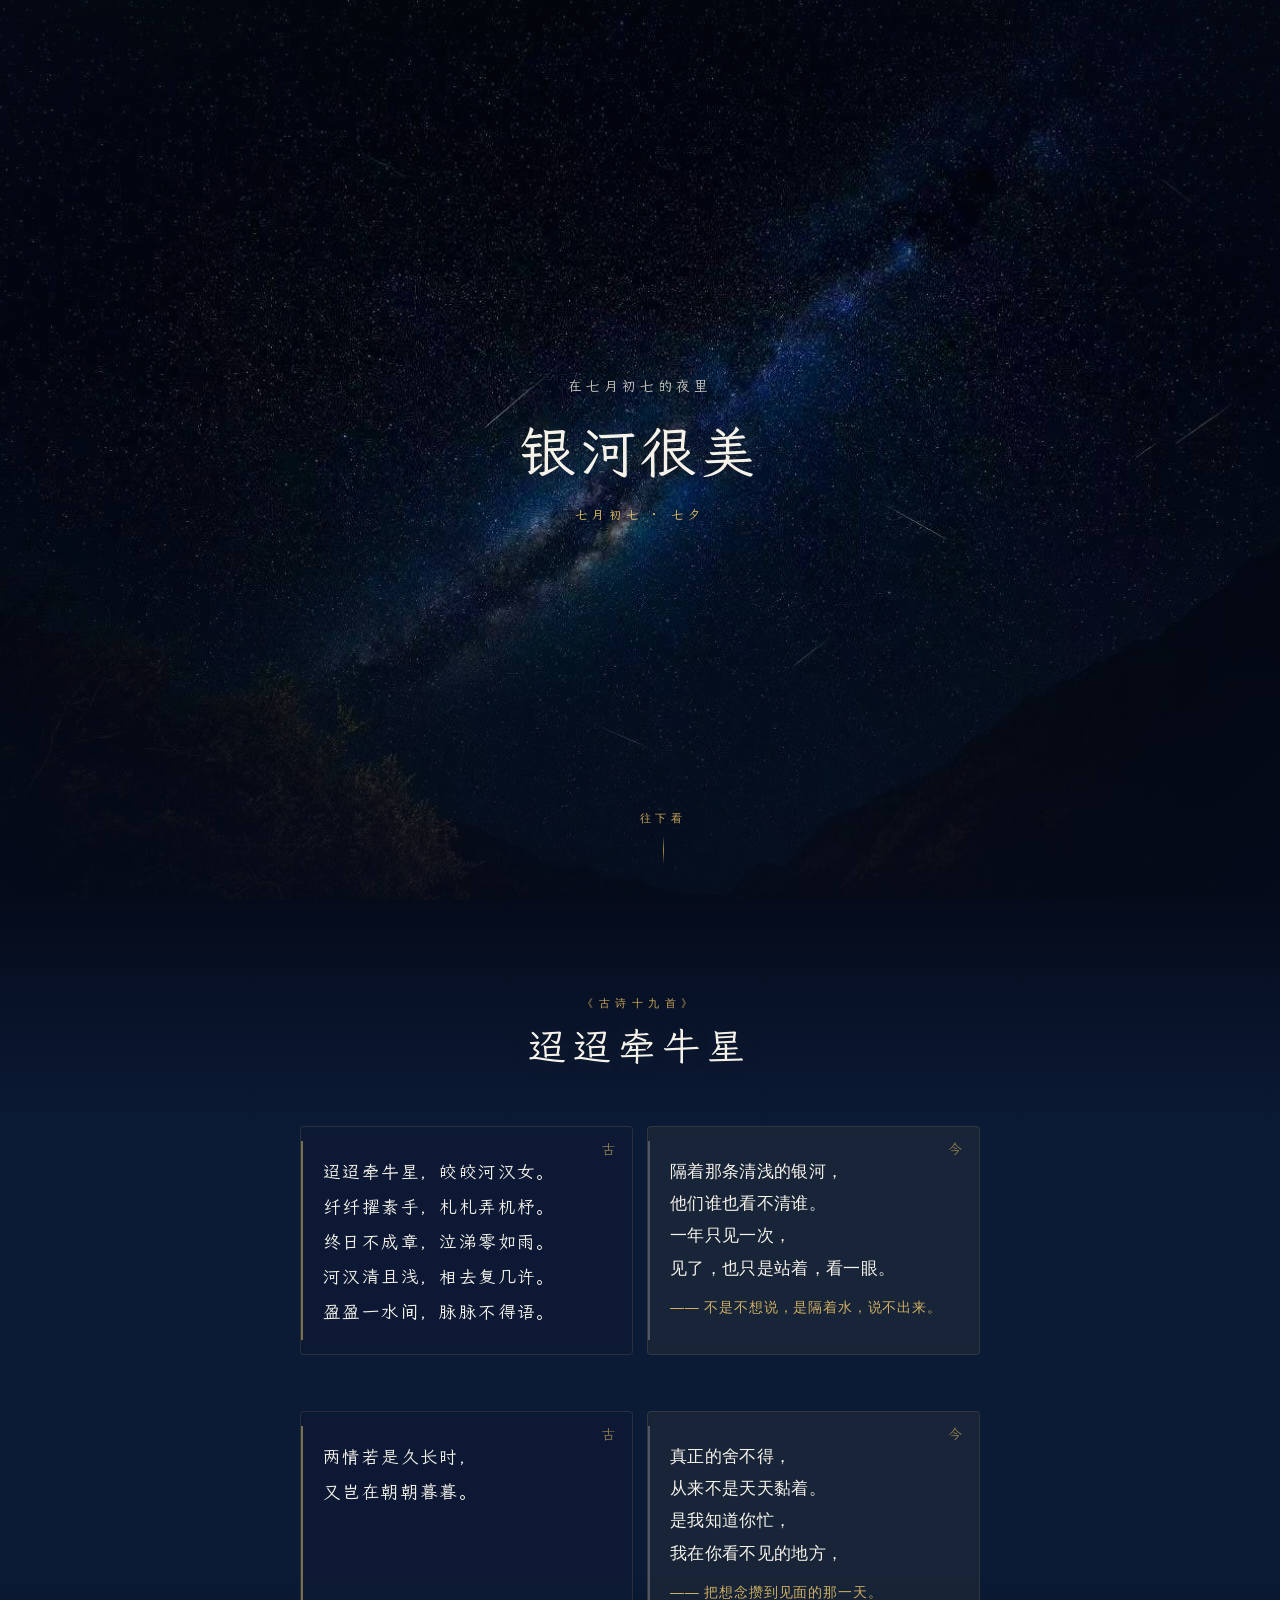
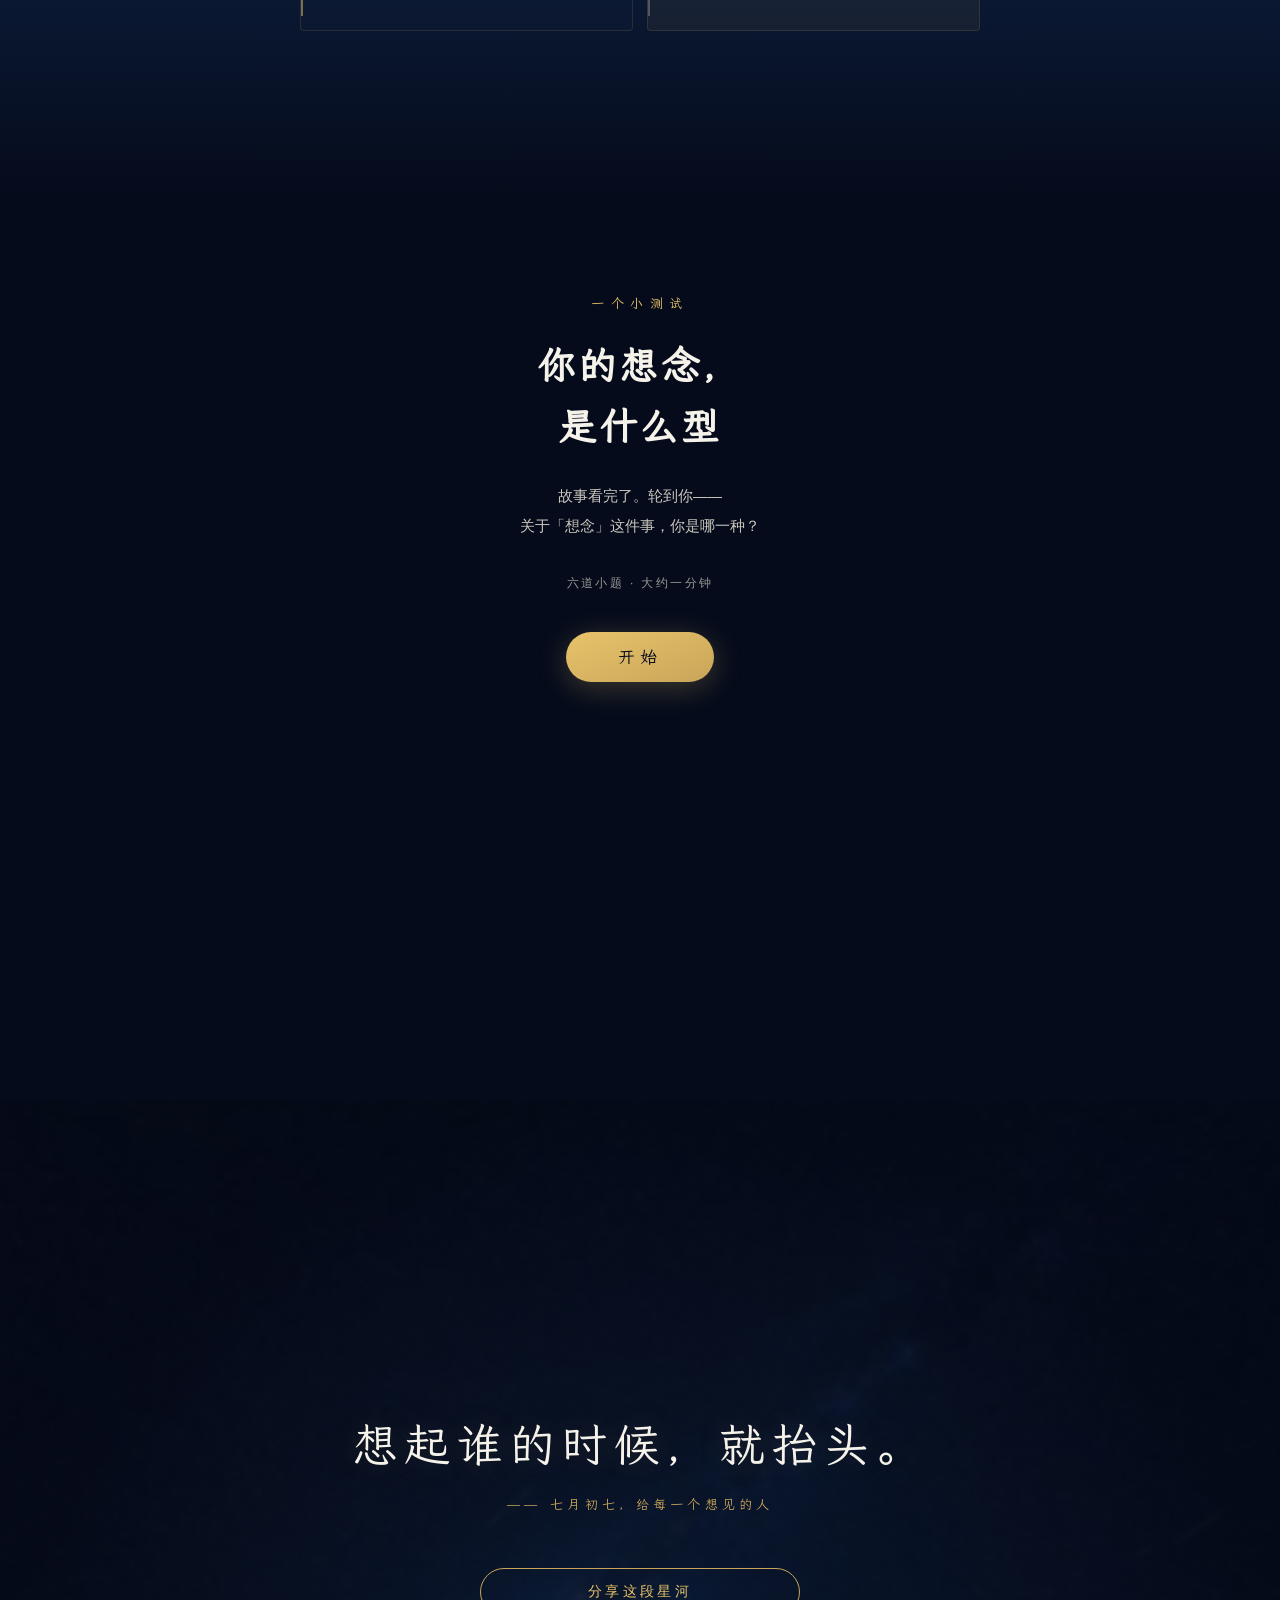
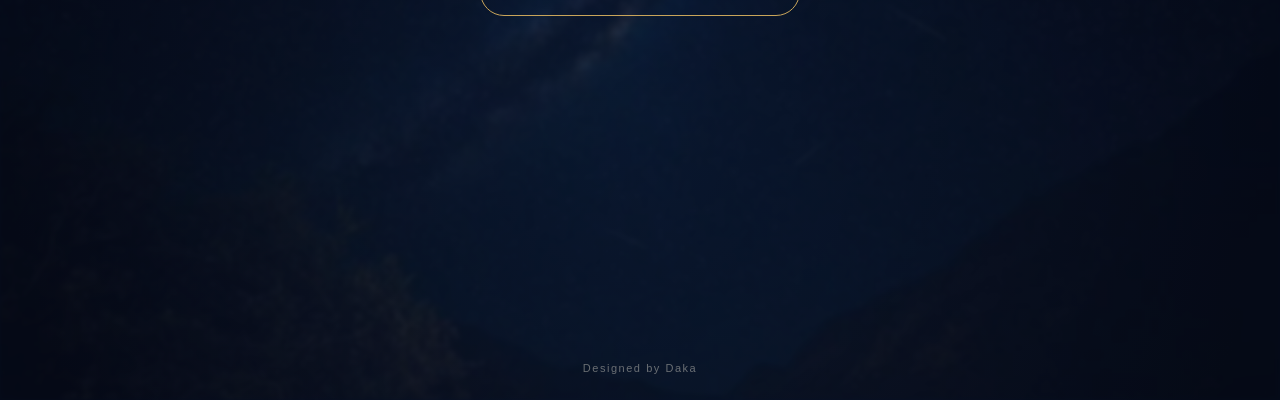
<file: index.html>
<!DOCTYPE html>
<html lang="zh-CN">
<head>
  <meta charset="UTF-8" />
  <meta name="viewport" content="width=device-width, initial-scale=1.0, maximum-scale=1.0, user-scalable=no, viewport-fit=cover" />
  <meta name="theme-color" content="#0B1A35" />
  <meta name="description" content="银河很美 —— 一封写给七夕的电子情书" />
  <meta property="og:title" content="银河很美" />
  <meta property="og:description" content="在七月初七的夜里，借一片星河，把传说还回星空本身。" />
  <meta property="og:image" content="https://daka-agent.github.io/DoubleSeventhFestival/assets/milky-way.jpg" />
  <meta property="og:image:width" content="1440" />
  <meta property="og:image:height" content="888" />
  <meta property="og:url" content="https://daka-agent.github.io/DoubleSeventhFestival/" />
  <meta property="og:type" content="website" />
  <meta itemprop="image" content="https://daka-agent.github.io/DoubleSeventhFestival/assets/milky-way.jpg" />
  <meta name="twitter:image" content="https://daka-agent.github.io/DoubleSeventhFestival/assets/milky-way.jpg" />
  <title>银河很美 · 七夕</title>
  <link rel="stylesheet" href="assets/fonts/wenkai-local.css" />
  <link rel="stylesheet" href="css/style.css" />
  <link rel="stylesheet" href="css/quiz.css" />
</head>
<body>
  <!-- =========================================================
       幕 1 · 开篇「银河」
       全屏银河 + 一行 slogan + 流星划过
       ========================================================= -->
  <section class="scene scene-opening" id="scene-opening">
    <div class="bg-galaxy" aria-hidden="true">
      <img src="assets/milky-way.jpg" alt="" class="bg-galaxy-img" />
      <div class="bg-galaxy-tint"></div>
    </div>
    <div class="meteors" aria-hidden="true">
      <!-- 流星由 JS 动态注入 -->
    </div>
    <div class="opening-content">
      <p class="opening-line opening-line--whisper">在七月初七的夜里</p>
      <h1 class="opening-line opening-line--title">银河很美</h1>
      <p class="opening-line opening-line--date">七月初七 · 七夕</p>
    </div>
    <a href="#scene-story" class="opening-scroll" aria-label="往下看">
      <span class="opening-scroll-hint">往下看</span>
      <span class="opening-scroll-arrow"></span>
    </a>
  </section>

  <!-- =========================================================
       幕 2 · 故事「牛郎织女，但不是你想的那样」
       古文与现代翻译，左右对照
       ========================================================= -->
  <section class="scene scene-story" id="scene-story">
    <header class="story-header">
      <p class="story-eyebrow">《古诗十九首》</p>
      <h2 class="story-title">迢迢牵牛星</h2>
    </header>

    <div class="story-pair">
      <article class="story-card story-card--ancient">
        <p class="story-card-label">古</p>
        <p class="story-verse">迢迢牵牛星，皎皎河汉女。</p>
        <p class="story-verse">纤纤擢素手，札札弄机杼。</p>
        <p class="story-verse">终日不成章，泣涕零如雨。</p>
        <p class="story-verse">河汉清且浅，相去复几许。</p>
        <p class="story-verse">盈盈一水间，脉脉不得语。</p>
      </article>

      <article class="story-card story-card--modern">
        <p class="story-card-label">今</p>
        <p class="story-modern-line">隔着那条清浅的银河，</p>
        <p class="story-modern-line">他们谁也看不清谁。</p>
        <p class="story-modern-line">一年只见一次，</p>
        <p class="story-modern-line">见了，也只是站着，看一眼。</p>
        <p class="story-modern-line story-modern-line--echo">—— 不是不想说，是隔着水，说不出来。</p>
      </article>
    </div>

    <div class="story-pair">
      <article class="story-card story-card--ancient">
        <p class="story-card-label">古</p>
        <p class="story-verse">两情若是久长时，</p>
        <p class="story-verse">又岂在朝朝暮暮。</p>
      </article>

      <article class="story-card story-card--modern">
        <p class="story-card-label">今</p>
        <p class="story-modern-line">真正的舍不得，</p>
        <p class="story-modern-line">从来不是天天黏着。</p>
        <p class="story-modern-line">是我知道你忙，</p>
        <p class="story-modern-line">我在你看不见的地方，</p>
        <p class="story-modern-line story-modern-line--echo">—— 把想念攒到见面的那一天。</p>
      </article>
    </div>
  </section>

  <!-- =========================================================
       幕 2.5 · 测试「你的想念，是什么型」
       入口卡 → 6 道题 → 结果卡 → 朋友圈海报
       ========================================================= -->
  <section class="scene scene-quiz" id="scene-quiz">

    <!-- 入口卡 -->
    <div class="quiz-entry" id="quiz-entry">
      <p class="quiz-entry-eyebrow">一个小测试</p>
      <h2 class="quiz-entry-title">你的想念，<br />是什么型</h2>
      <p class="quiz-entry-desc">故事看完了。轮到你——
关于「想念」这件事，你是哪一种？</p>
      <p class="quiz-entry-meta">六道小题 · 大约一分钟</p>
      <button class="quiz-start-btn" id="quiz-start-btn" type="button">开始</button>
    </div>

    <!-- 答题 -->
    <div class="quiz-question" id="quiz-question" hidden>
      <div class="quiz-progress">
        <span class="quiz-progress-num" id="quiz-progress">1 / 6</span>
        <div class="quiz-dots" id="quiz-dots"></div>
      </div>
      <h3 class="quiz-q-text" id="quiz-q-text"></h3>
      <div class="quiz-options" id="quiz-q-options"></div>
    </div>

    <!-- 结果 -->
    <div class="quiz-result" id="quiz-result" hidden>
      <div class="quiz-r-badge" id="quiz-r-badge"></div>
      <h3 class="quiz-r-name" id="quiz-r-name"></h3>
      <p class="quiz-r-tag" id="quiz-r-tag"></p>
      <p class="quiz-r-desc" id="quiz-r-desc"></p>
      <p class="quiz-r-verse" id="quiz-r-verse"></p>
      <p class="quiz-r-verse-from" id="quiz-r-verse-from"></p>
      <p class="quiz-r-modern" id="quiz-r-modern"></p>
      <div class="quiz-r-actions">
        <button class="quiz-poster-btn" id="quiz-poster-btn" type="button">生成我的海报</button>
        <button class="quiz-retry-btn" id="quiz-retry-btn" type="button">再测一次</button>
      </div>
    </div>
  </section>

  <!-- =========================================================
       幕 3 · 结语
       ========================================================= -->
  <section class="scene scene-closing" id="scene-closing">
    <div class="closing-content">
      <p class="closing-line">想起谁的时候，就抬头。</p>
      <p class="closing-sub">—— 七月初七，给每一个想见的人</p>
    </div>
    <footer class="closing-footer">
      <button class="closing-share" id="share-btn" type="button">
        <span>分享这段星河</span>
      </button>
      <p class="closing-tip" id="share-tip" aria-live="polite"></p>
      <p class="closing-credit">Designed by Daka</p>
    </footer>
  </section>

  <!-- 海报弹层 -->
  <div class="poster-modal" id="poster-modal" hidden>
    <img id="poster-img" alt="你的想念是什么型 · 测试结果海报" />
    <div class="poster-modal-actions">
      <button id="poster-save" type="button">保存海报</button>
      <button id="poster-close" type="button">关闭</button>
    </div>
  </div>

  <script src="js/quiz-data.js"></script>
  <script src="js/quiz.js"></script>
  <script src="js/main.js"></script>
</body>
</html>
</file>
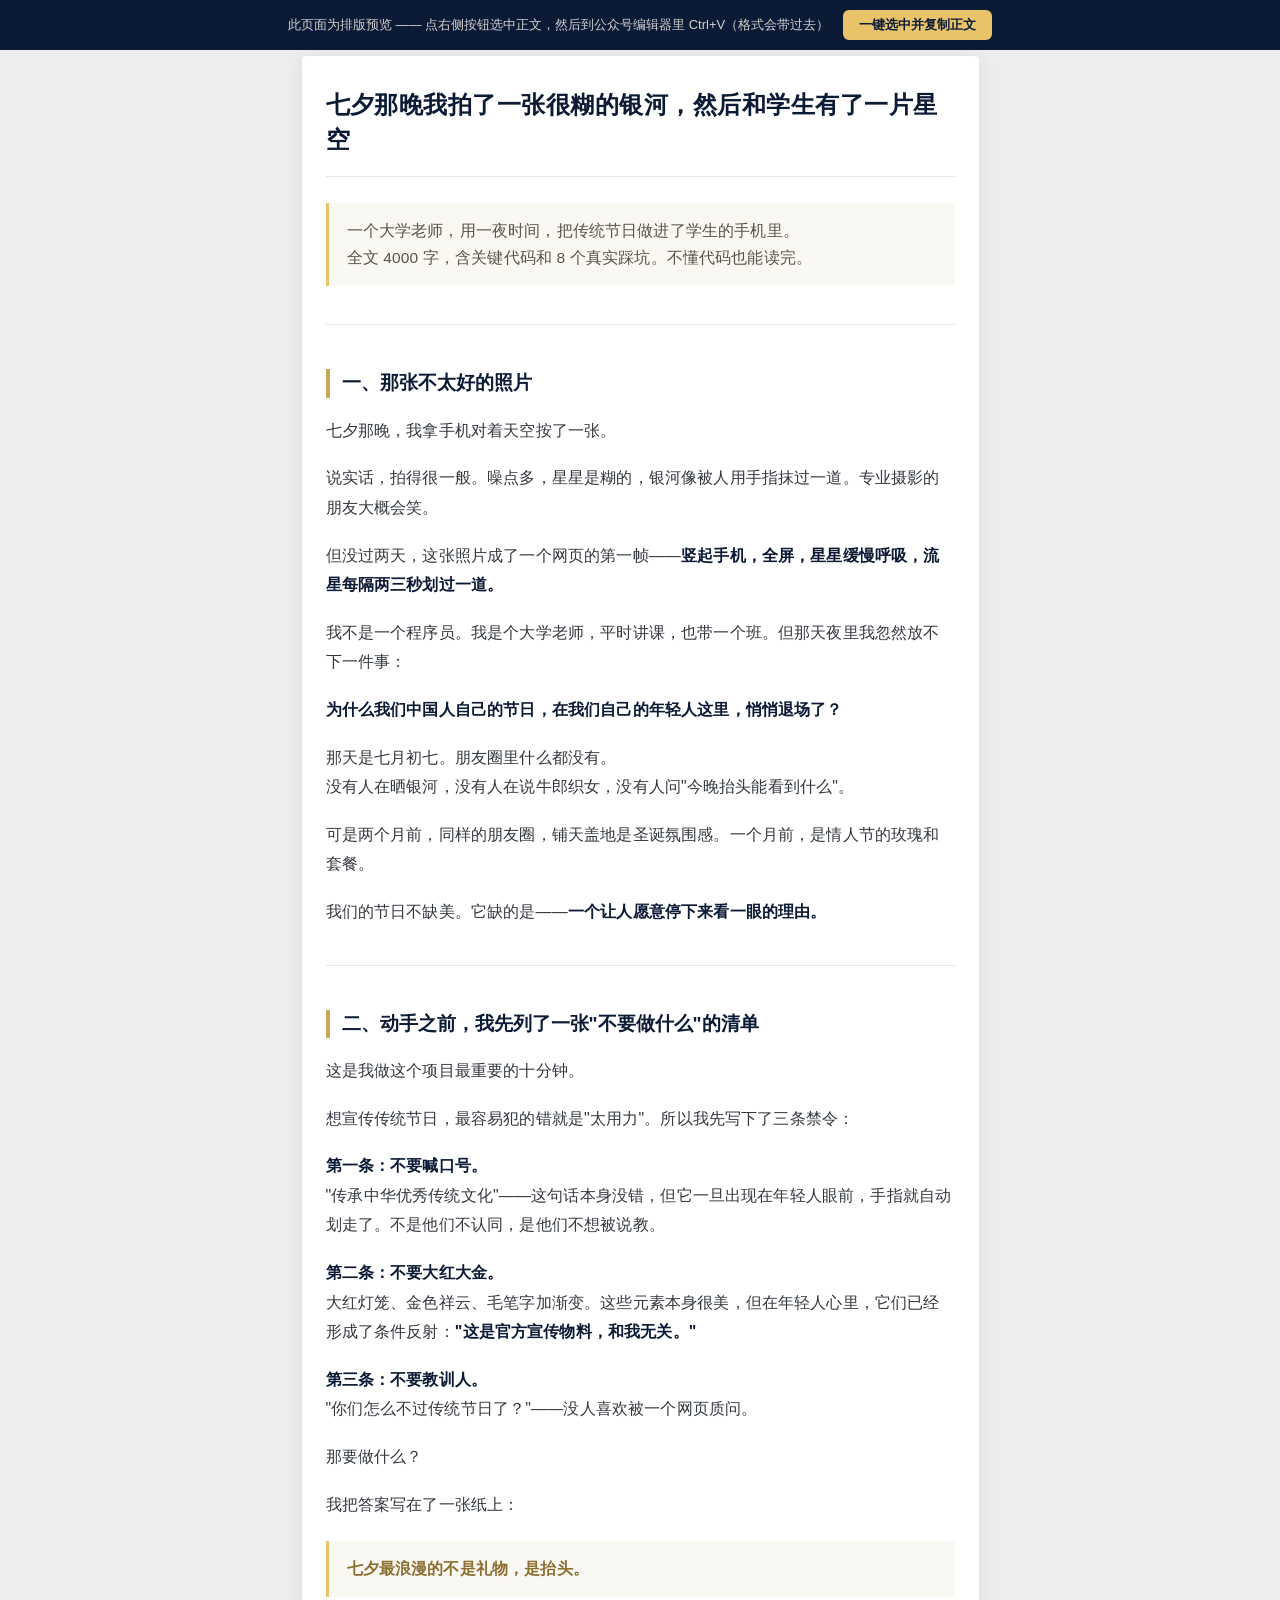
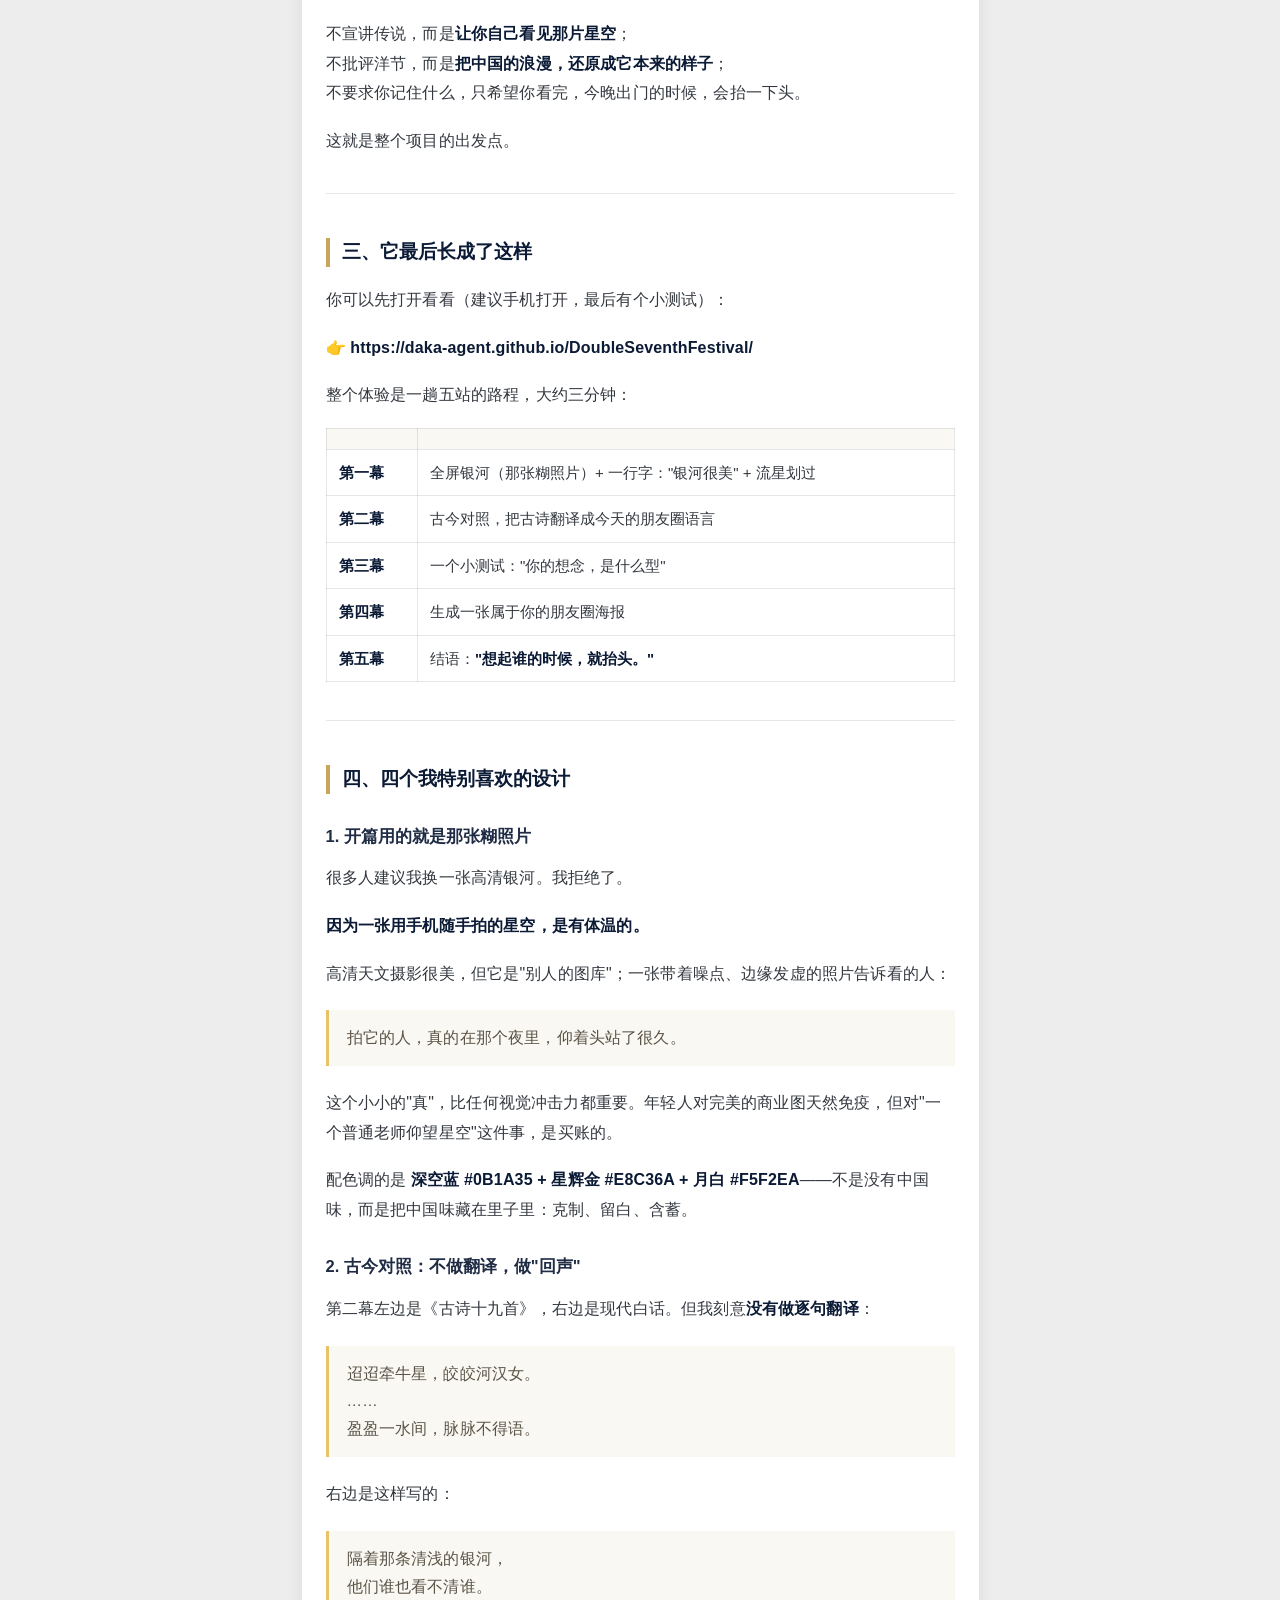
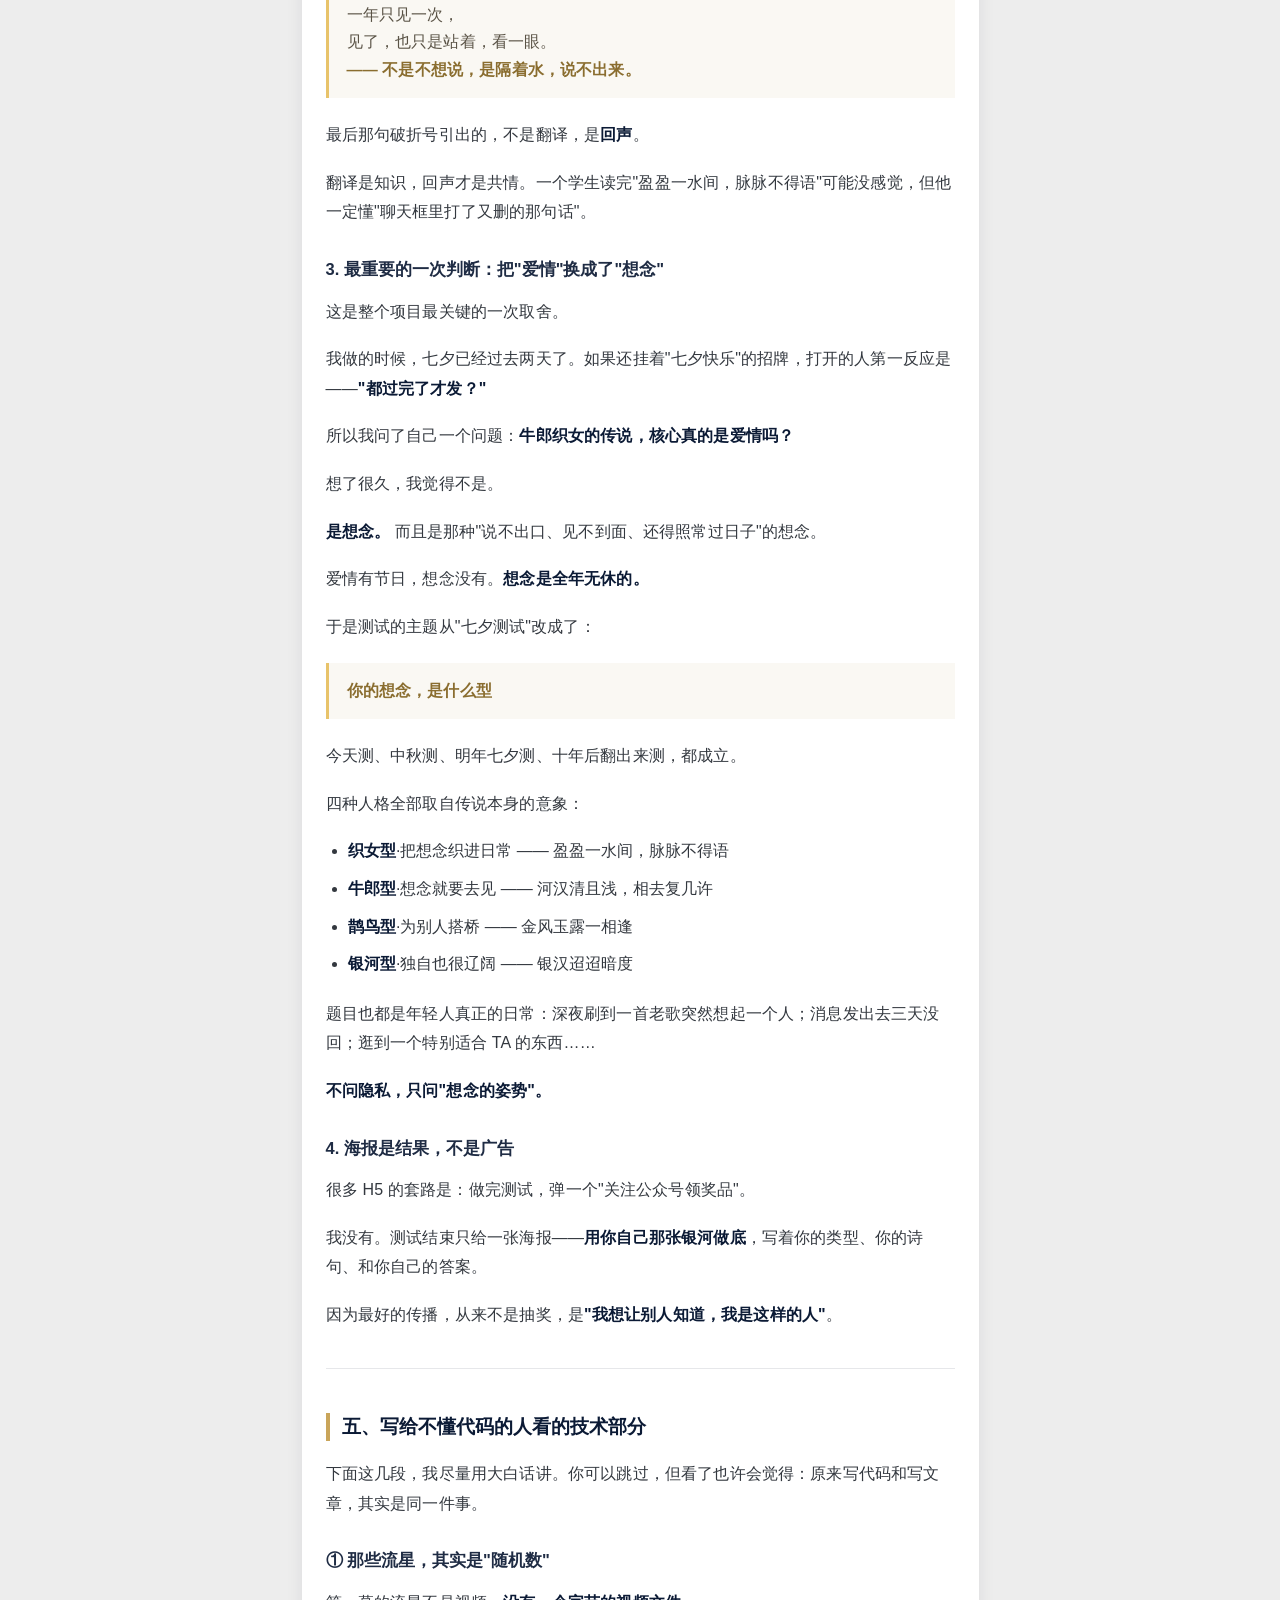
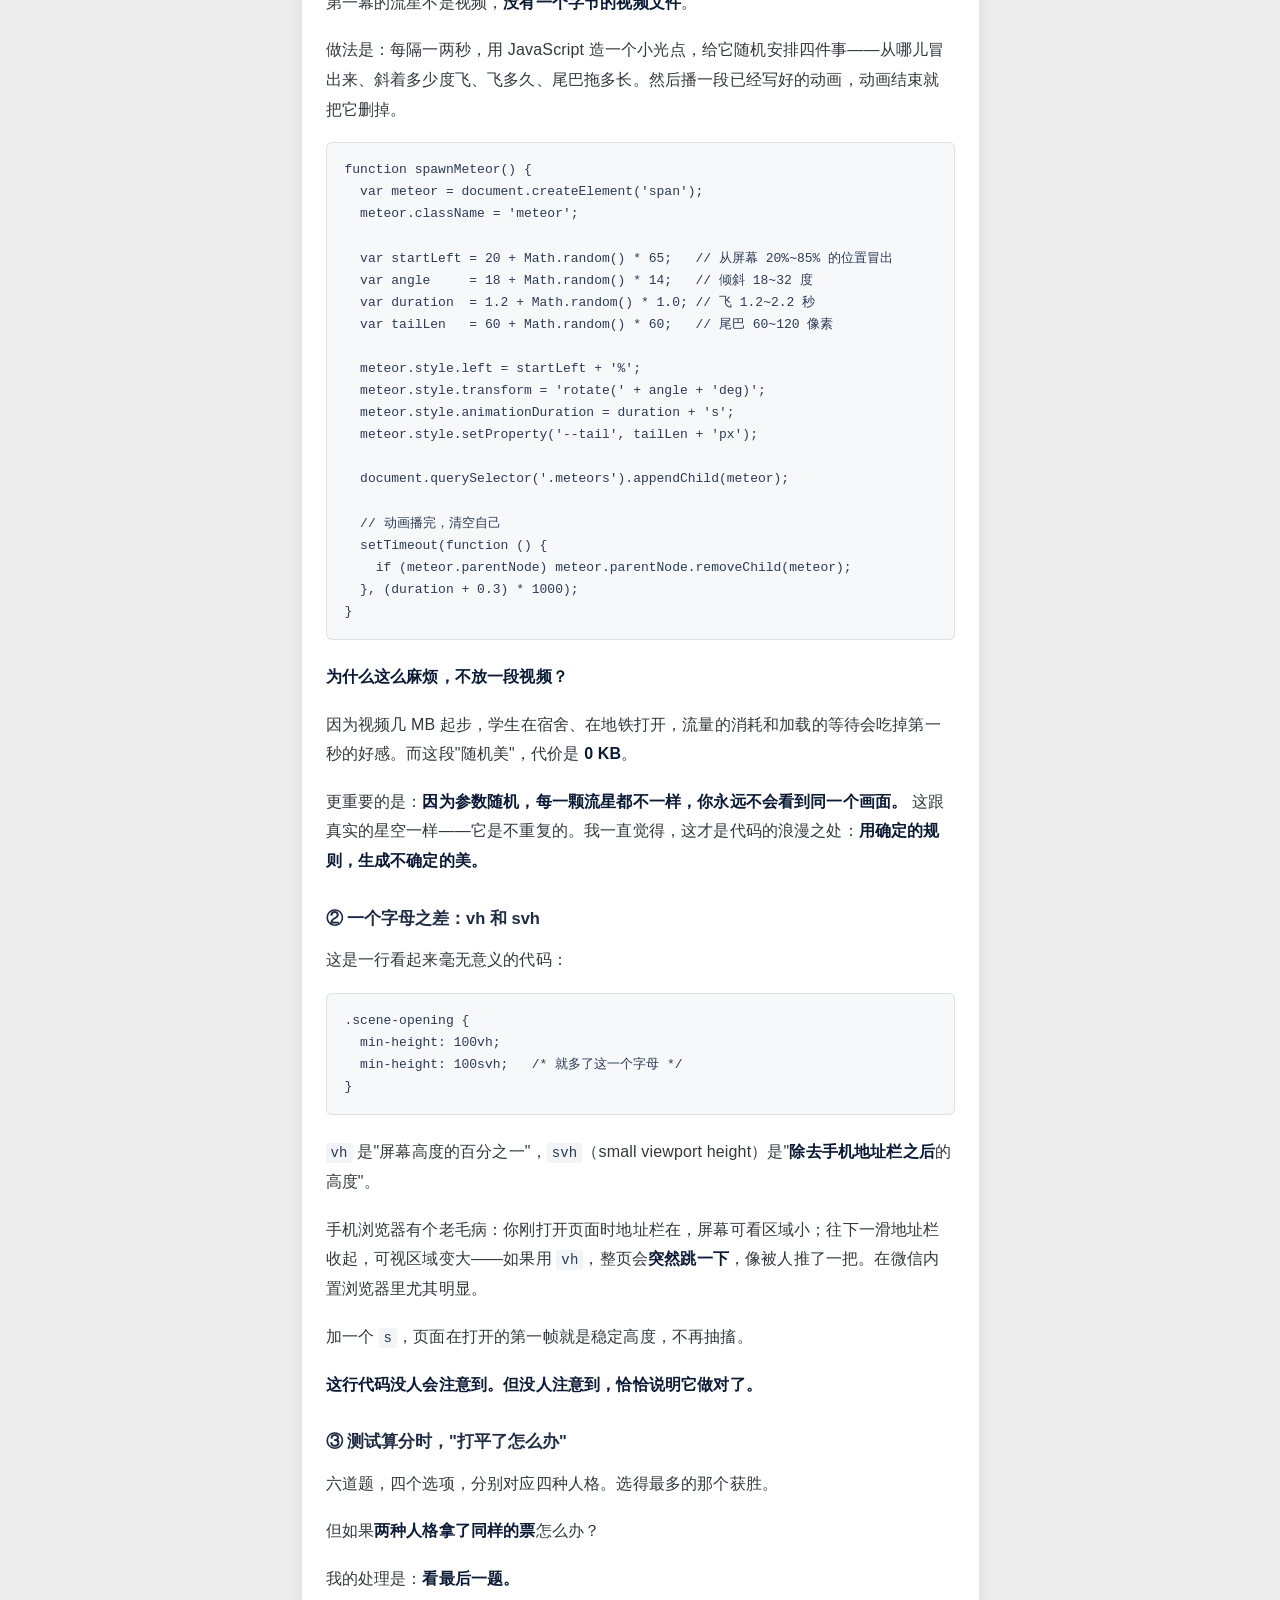
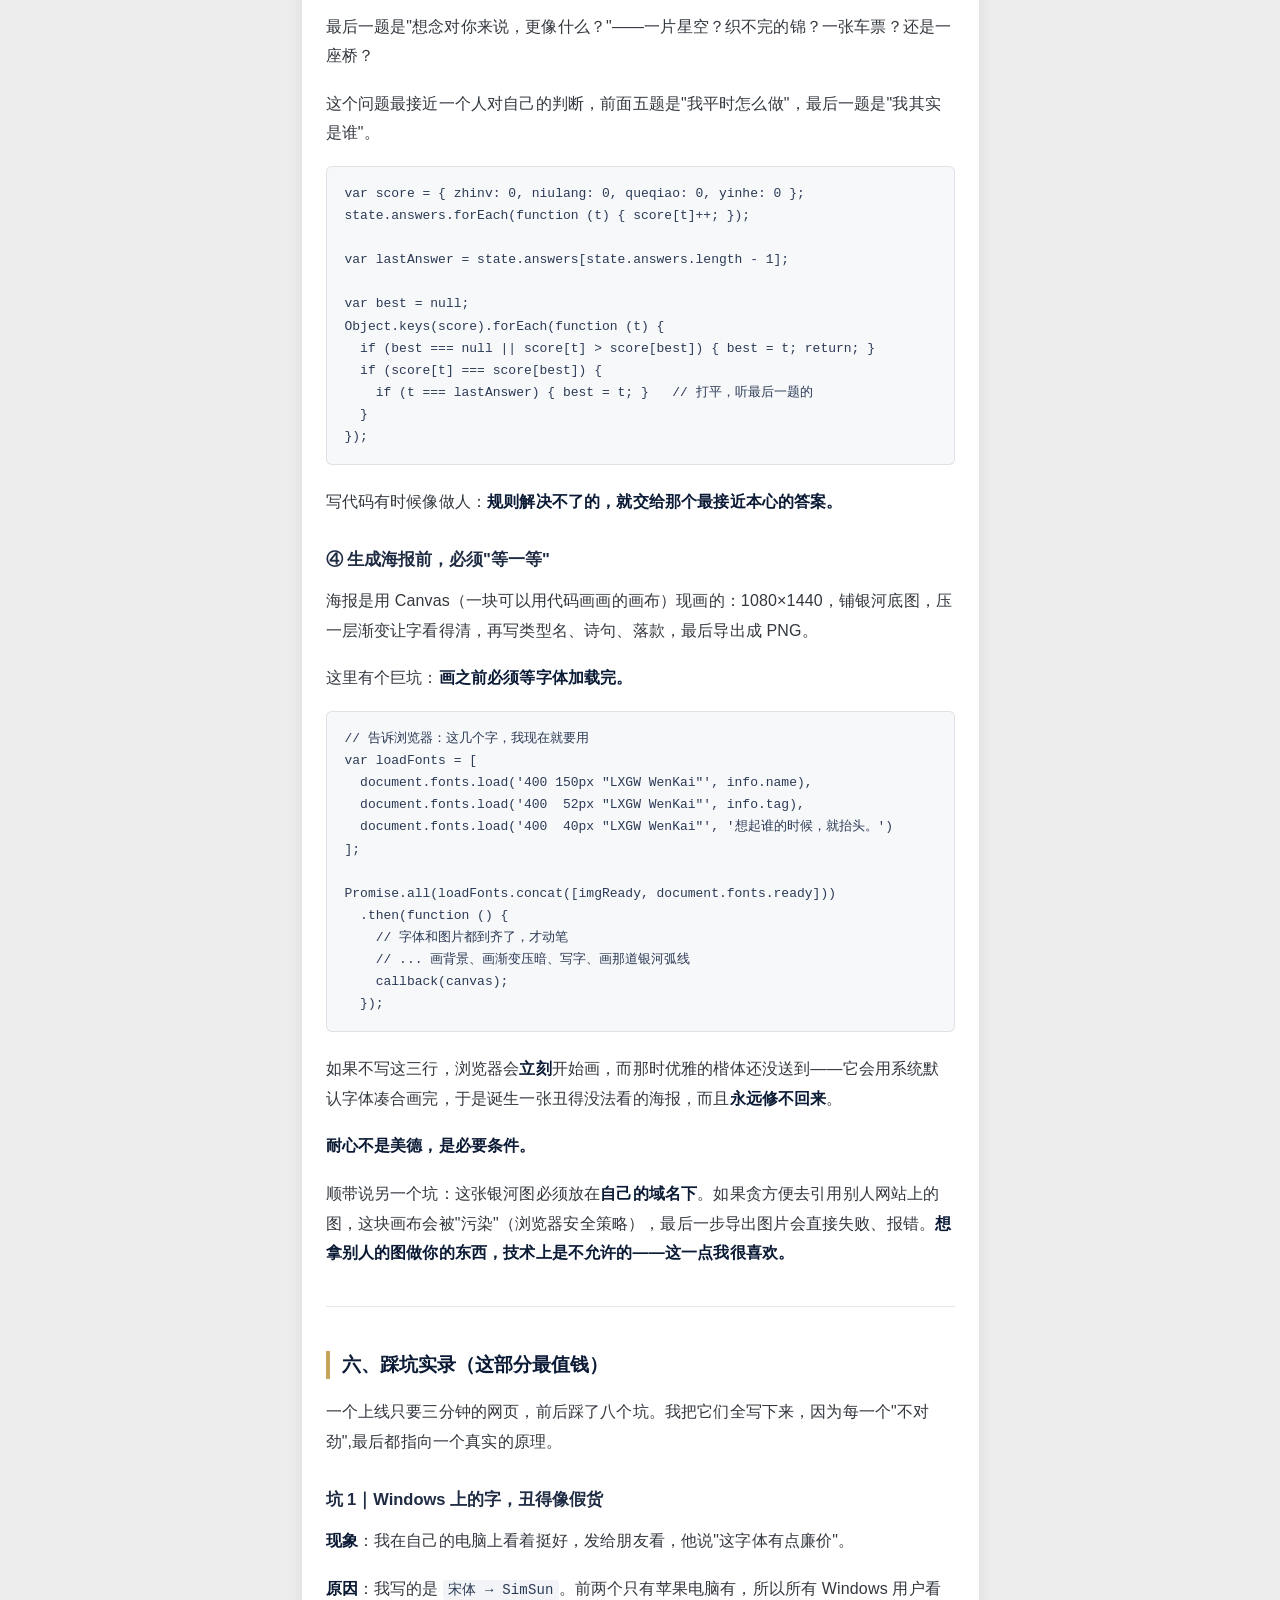
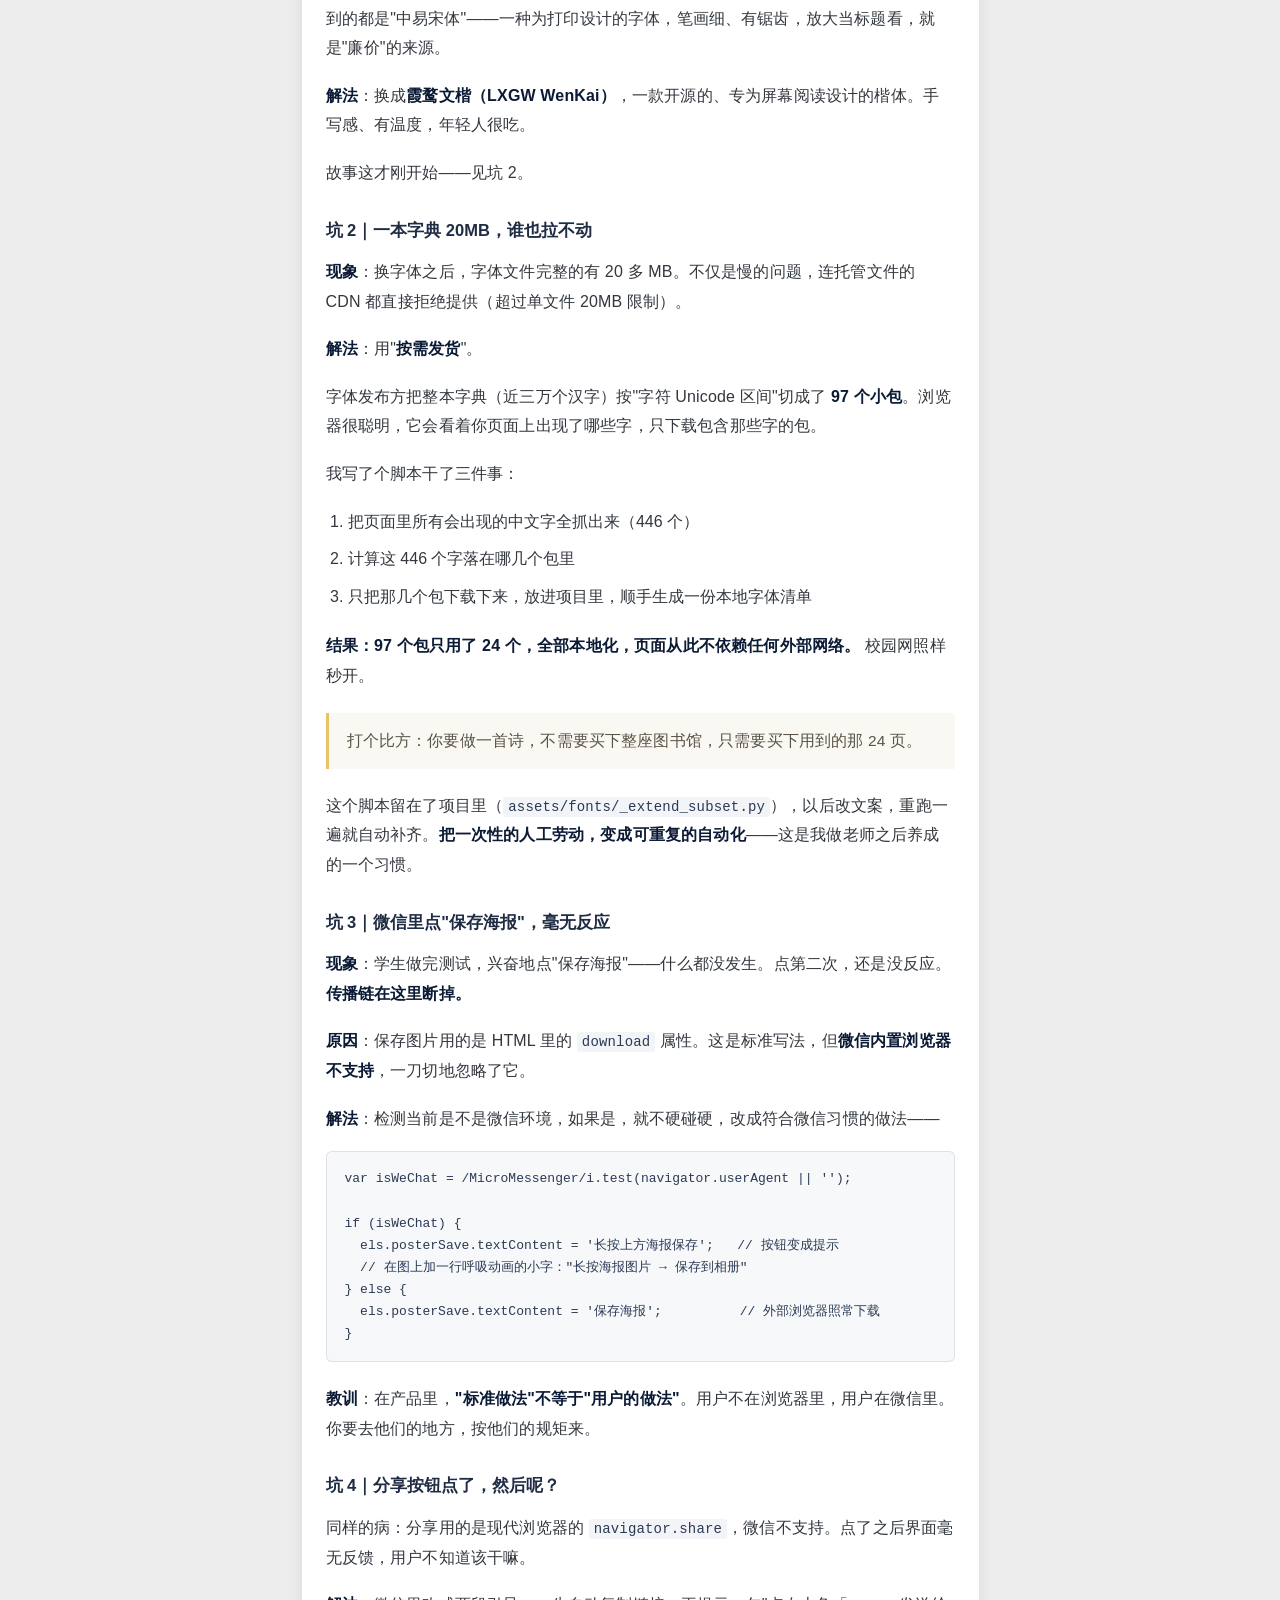
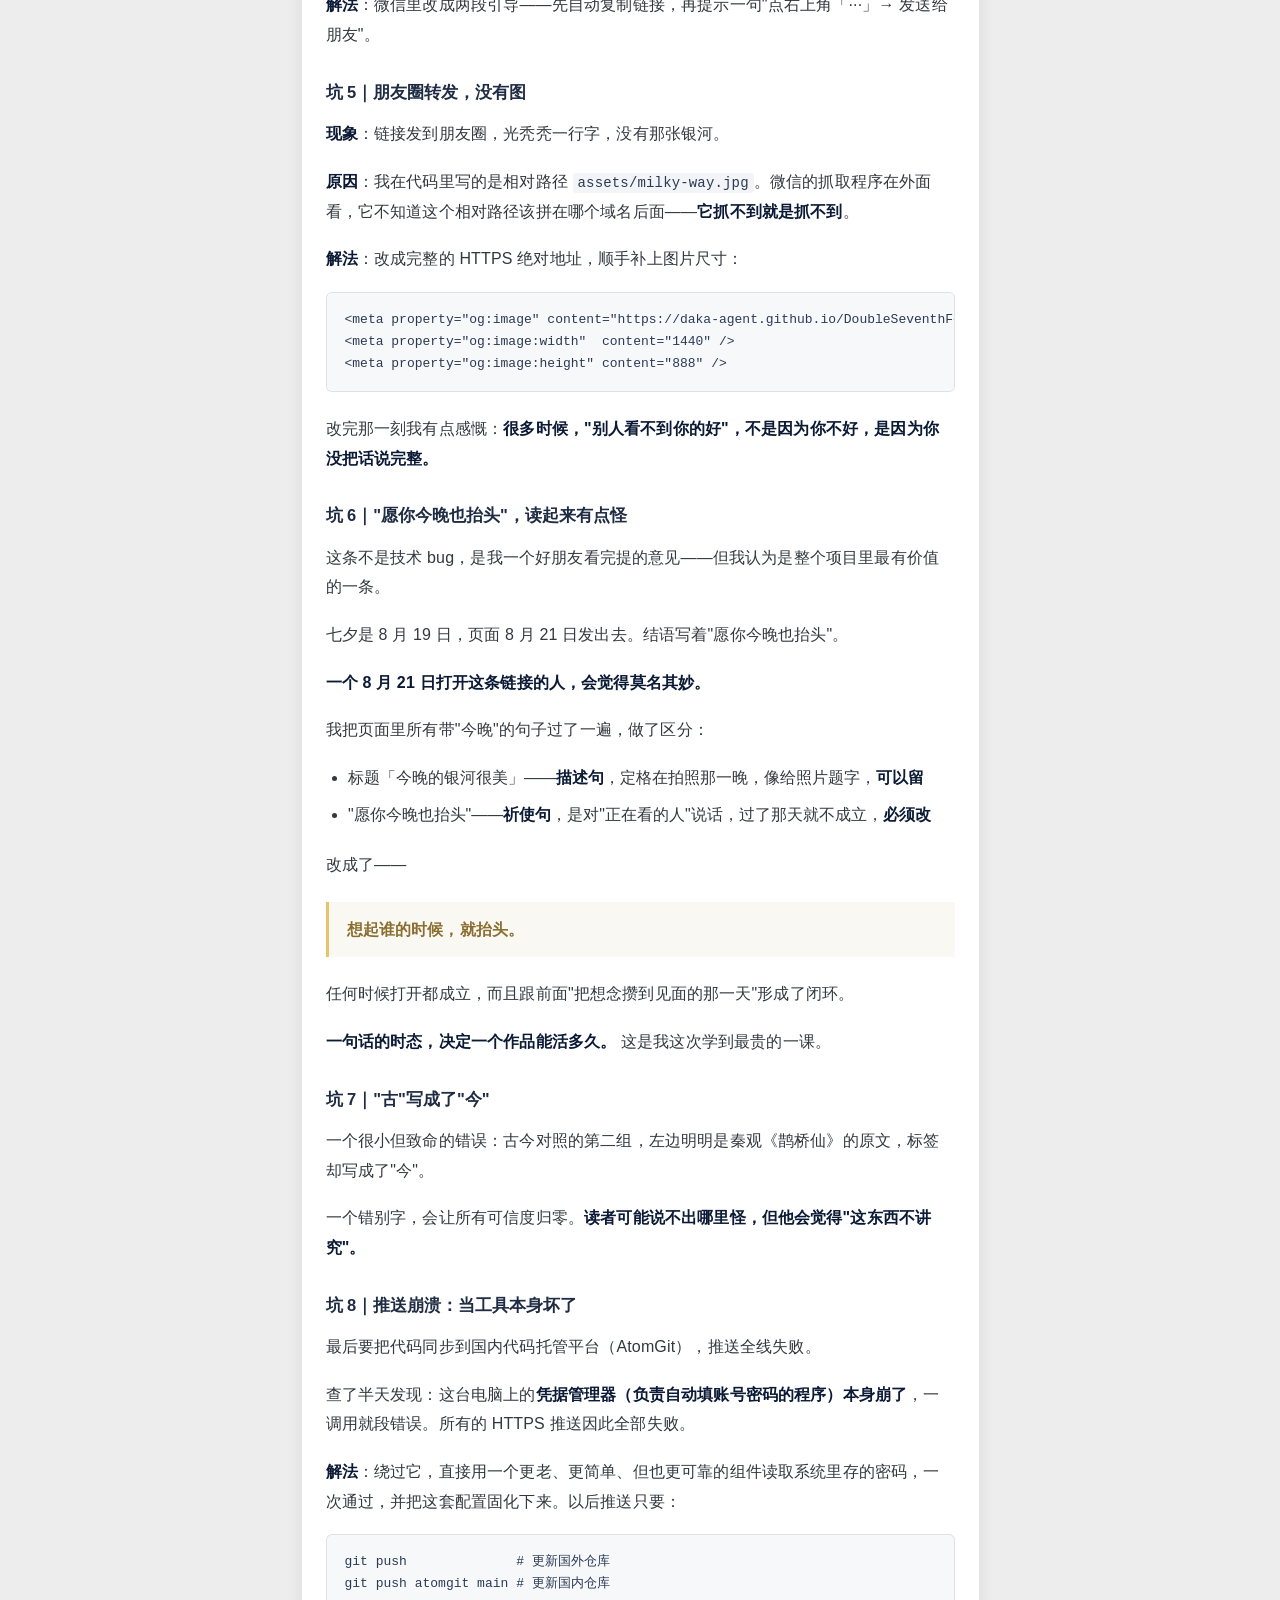
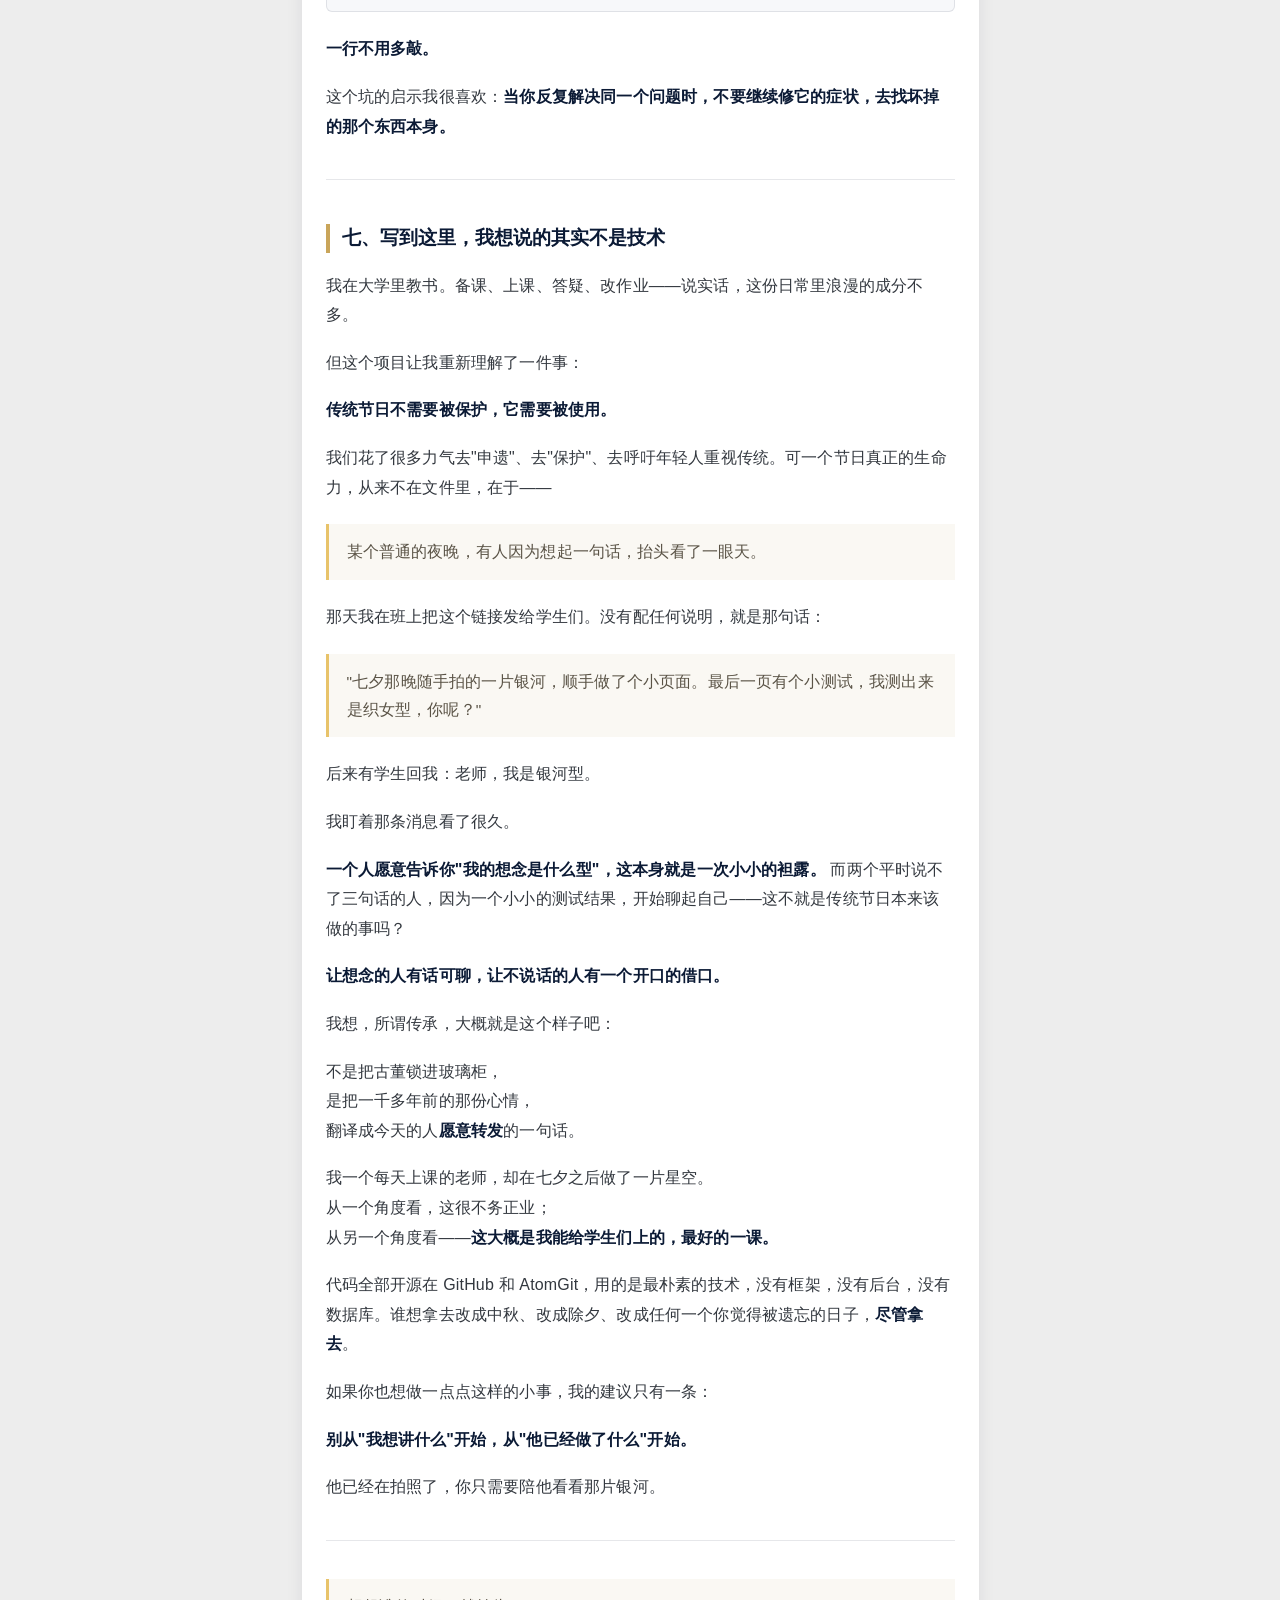
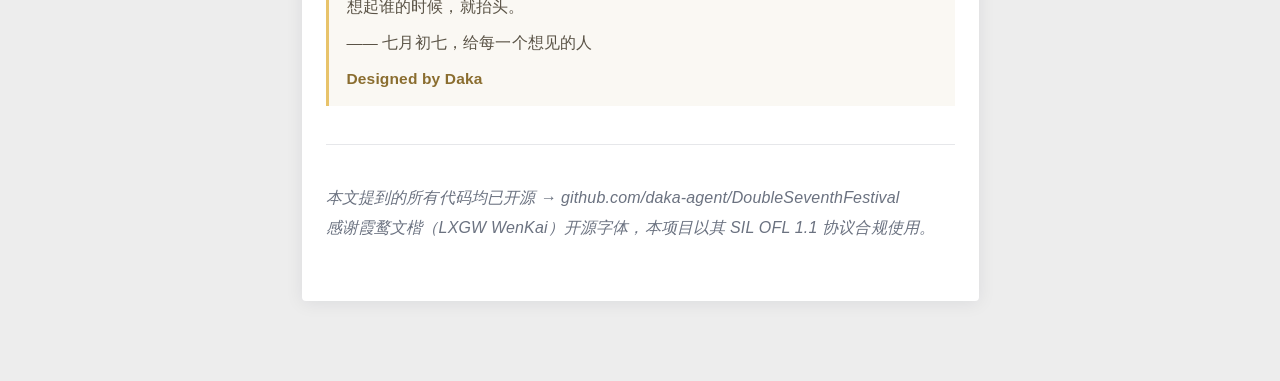
<file: docs/公众号文章-排版预览.html>
<!DOCTYPE html>
<html lang="zh-CN">
<head>
<meta charset="UTF-8" />
<meta name="viewport" content="width=device-width, initial-scale=1.0" />
<title>银河很美 · 公众号复盘文章（排版预览）</title>
<style>
:root { --ink:#0B1A35; --gold:#8A6D2F; --moon-dim:#6B7280; --line:rgba(11,26,53,.10); }
* { box-sizing: border-box; }
body { margin:0; padding:0 12px 80px; background:#EDEDED;
  font-family:-apple-system,BlinkMacSystemFont,"PingFang SC","Microsoft YaHei","Helvetica Neue",Arial,sans-serif; }
#copybar { position:fixed; top:0; left:0; right:0; z-index:9; background:#0B1A35; color:#F5F2EA;
  padding:10px 16px; font-size:13px; display:flex; gap:14px; align-items:center; justify-content:center; flex-wrap:wrap; }
#copybar button { background:#E8C36A; color:#0B1A35; border:none; border-radius:6px; padding:6px 16px;
  font-size:13px; font-weight:600; cursor:pointer; }
#copybar span { opacity:.85; }
.wrap { max-width:677px; margin:56px auto 0; background:#fff; padding:32px 24px 40px; border-radius:4px;
  box-shadow:0 2px 18px rgba(11,26,53,.08); }
.wrap h1 { font-size:24px; line-height:1.45; letter-spacing:.02em; color:var(--ink); margin:0 0 26px;
  font-weight:700; padding-bottom:18px; border-bottom:1px solid var(--line); }
.wrap h2 { font-size:19px; line-height:1.5; color:var(--ink); margin:44px 0 18px; font-weight:700;
  padding-left:12px; border-left:4px solid #C9A55A; }
.wrap h3 { font-size:16.5px; line-height:1.55; color:#1F2C44; margin:30px 0 14px; font-weight:600; }
.wrap p { font-size:16px; line-height:1.85; color:#33383F; margin:0 0 18px; letter-spacing:.01em; }
.wrap strong { color:var(--ink); font-weight:600; }
.wrap em { color:var(--moon-dim); }
.wrap blockquote { margin:22px 0; padding:14px 18px; background:#FAF8F3; border-left:3px solid #E8C36A;
  color:#5A5346; }
.wrap blockquote p { margin:0 0 8px; font-size:15.5px; line-height:1.8; color:#5A5346; }
.wrap blockquote p:last-child { margin-bottom:0; }
.wrap blockquote strong { color:#8A6D2F; }
.wrap ol, .wrap ul { margin:0 0 20px; padding-left:1.4em; }
.wrap li { font-size:16px; line-height:1.85; color:#33383F; margin-bottom:8px; }
.wrap hr { border:none; border-top:1px solid var(--line); margin:38px 0; }
.wrap a { color:#8A6D2F; text-decoration:none; border-bottom:1px solid rgba(201,165,90,.5); word-break:break-all; }
.wrap table { width:100%; border-collapse:collapse; margin:0 0 26px; font-size:15px; }
.wrap th, .wrap td { border:1px solid var(--line); padding:10px 12px; text-align:left; line-height:1.7; color:#33383F; }
.wrap th { background:#FAF8F3; font-weight:600; color:var(--ink); }
.wrap code { background:#F2F4F7; color:#2B3A55; padding:2px 5px; border-radius:3px;
  font-family:"SFMono-Regular",Consolas,"Liberation Mono",Menlo,monospace; font-size:14px; }
.wrap pre { background:#F7F8FA; border:1px solid var(--line); border-radius:6px; overflow-x:auto;
  padding:16px 18px; margin:0 0 22px; }
.wrap pre code { background:none; padding:0; color:#2B3A55; font-size:13px; line-height:1.7; white-space:pre; }
@media (max-width:600px){
  .wrap { padding:24px 16px 32px; }
  .wrap h1 { font-size:21px; }
  .wrap h2 { font-size:18px; }
}
@media print { #copybar { display:none; } body { background:#fff; } .wrap { box-shadow:none; margin:0 auto; } }
</style>
</head>
<body>
<div id="copybar">
  <span>此页面为排版预览 —— 点右侧按钮选中正文，然后到公众号编辑器里 Ctrl+V（格式会带过去）</span>
  <button id="copybtn" type="button">一键选中并复制正文</button>
</div>
<div class="wrap" id="article">
<h1>七夕那晚我拍了一张很糊的银河，然后和学生有了一片星空</h1>
<blockquote>
<p>一个大学老师，用一夜时间，把传统节日做进了学生的手机里。<br />
全文 4000 字，含关键代码和 8 个真实踩坑。不懂代码也能读完。</p>
</blockquote>
<hr />
<h2>一、那张不太好的照片</h2>
<p>七夕那晚，我拿手机对着天空按了一张。</p>
<p>说实话，拍得很一般。噪点多，星星是糊的，银河像被人用手指抹过一道。专业摄影的朋友大概会笑。</p>
<p>但没过两天，这张照片成了一个网页的第一帧——<strong>竖起手机，全屏，星星缓慢呼吸，流星每隔两三秒划过一道。</strong></p>
<p>我不是一个程序员。我是个大学老师，平时讲课，也带一个班。但那天夜里我忽然放不下一件事：</p>
<p><strong>为什么我们中国人自己的节日，在我们自己的年轻人这里，悄悄退场了？</strong></p>
<p>那天是七月初七。朋友圈里什么都没有。<br />
没有人在晒银河，没有人在说牛郎织女，没有人问"今晚抬头能看到什么"。</p>
<p>可是两个月前，同样的朋友圈，铺天盖地是圣诞氛围感。一个月前，是情人节的玫瑰和套餐。</p>
<p>我们的节日不缺美。它缺的是——<strong>一个让人愿意停下来看一眼的理由。</strong></p>
<hr />
<h2>二、动手之前，我先列了一张"不要做什么"的清单</h2>
<p>这是我做这个项目最重要的十分钟。</p>
<p>想宣传传统节日，最容易犯的错就是"太用力"。所以我先写下了三条禁令：</p>
<p><strong>第一条：不要喊口号。</strong><br />
"传承中华优秀传统文化"——这句话本身没错，但它一旦出现在年轻人眼前，手指就自动划走了。不是他们不认同，是他们不想被说教。</p>
<p><strong>第二条：不要大红大金。</strong><br />
大红灯笼、金色祥云、毛笔字加渐变。这些元素本身很美，但在年轻人心里，它们已经形成了条件反射：<strong>"这是官方宣传物料，和我无关。"</strong></p>
<p><strong>第三条：不要教训人。</strong><br />
"你们怎么不过传统节日了？"——没人喜欢被一个网页质问。</p>
<p>那要做什么？</p>
<p>我把答案写在了一张纸上：</p>
<blockquote>
<p><strong>七夕最浪漫的不是礼物，是抬头。</strong></p>
</blockquote>
<p>不宣讲传说，而是<strong>让你自己看见那片星空</strong>；<br />
不批评洋节，而是<strong>把中国的浪漫，还原成它本来的样子</strong>；<br />
不要求你记住什么，只希望你看完，今晚出门的时候，会抬一下头。</p>
<p>这就是整个项目的出发点。</p>
<hr />
<h2>三、它最后长成了这样</h2>
<p>你可以先打开看看（建议手机打开，最后有个小测试）：</p>
<p>👉 <strong>https://daka-agent.github.io/DoubleSeventhFestival/</strong></p>
<p>整个体验是一趟五站的路程，大约三分钟：</p>
<table>
<thead>
<tr>
<th></th>
<th></th>
</tr>
</thead>
<tbody>
<tr>
<td><strong>第一幕</strong></td>
<td>全屏银河（那张糊照片）+ 一行字："银河很美" + 流星划过</td>
</tr>
<tr>
<td><strong>第二幕</strong></td>
<td>古今对照，把古诗翻译成今天的朋友圈语言</td>
</tr>
<tr>
<td><strong>第三幕</strong></td>
<td>一个小测试："你的想念，是什么型"</td>
</tr>
<tr>
<td><strong>第四幕</strong></td>
<td>生成一张属于你的朋友圈海报</td>
</tr>
<tr>
<td><strong>第五幕</strong></td>
<td>结语：<strong>"想起谁的时候，就抬头。"</strong></td>
</tr>
</tbody>
</table>
<hr />
<h2>四、四个我特别喜欢的设计</h2>
<h3>1. 开篇用的就是那张糊照片</h3>
<p>很多人建议我换一张高清银河。我拒绝了。</p>
<p><strong>因为一张用手机随手拍的星空，是有体温的。</strong></p>
<p>高清天文摄影很美，但它是"别人的图库"；一张带着噪点、边缘发虚的照片告诉看的人：</p>
<blockquote>
<p>拍它的人，真的在那个夜里，仰着头站了很久。</p>
</blockquote>
<p>这个小小的"真"，比任何视觉冲击力都重要。年轻人对完美的商业图天然免疫，但对"一个普通老师仰望星空"这件事，是买账的。</p>
<p>配色调的是 <strong>深空蓝 #0B1A35 + 星辉金 #E8C36A + 月白 #F5F2EA</strong>——不是没有中国味，而是把中国味藏在里子里：克制、留白、含蓄。</p>
<h3>2. 古今对照：不做翻译，做"回声"</h3>
<p>第二幕左边是《古诗十九首》，右边是现代白话。但我刻意<strong>没有做逐句翻译</strong>：</p>
<blockquote>
<p>迢迢牵牛星，皎皎河汉女。<br />
……<br />
盈盈一水间，脉脉不得语。</p>
</blockquote>
<p>右边是这样写的：</p>
<blockquote>
<p>隔着那条清浅的银河，<br />
他们谁也看不清谁。<br />
一年只见一次，<br />
见了，也只是站着，看一眼。<br />
<strong>—— 不是不想说，是隔着水，说不出来。</strong></p>
</blockquote>
<p>最后那句破折号引出的，不是翻译，是<strong>回声</strong>。</p>
<p>翻译是知识，回声才是共情。一个学生读完"盈盈一水间，脉脉不得语"可能没感觉，但他一定懂"聊天框里打了又删的那句话"。</p>
<h3>3. 最重要的一次判断：把"爱情"换成了"想念"</h3>
<p>这是整个项目最关键的一次取舍。</p>
<p>我做的时候，七夕已经过去两天了。如果还挂着"七夕快乐"的招牌，打开的人第一反应是——<strong>"都过完了才发？"</strong></p>
<p>所以我问了自己一个问题：<strong>牛郎织女的传说，核心真的是爱情吗？</strong></p>
<p>想了很久，我觉得不是。</p>
<p><strong>是想念。</strong> 而且是那种"说不出口、见不到面、还得照常过日子"的想念。</p>
<p>爱情有节日，想念没有。<strong>想念是全年无休的。</strong></p>
<p>于是测试的主题从"七夕测试"改成了：</p>
<blockquote>
<p><strong>你的想念，是什么型</strong></p>
</blockquote>
<p>今天测、中秋测、明年七夕测、十年后翻出来测，都成立。</p>
<p>四种人格全部取自传说本身的意象：</p>
<ul>
<li><strong>织女型</strong>·把想念织进日常 —— 盈盈一水间，脉脉不得语</li>
<li><strong>牛郎型</strong>·想念就要去见 —— 河汉清且浅，相去复几许</li>
<li><strong>鹊鸟型</strong>·为别人搭桥 —— 金风玉露一相逢</li>
<li><strong>银河型</strong>·独自也很辽阔 —— 银汉迢迢暗度</li>
</ul>
<p>题目也都是年轻人真正的日常：深夜刷到一首老歌突然想起一个人；消息发出去三天没回；逛到一个特别适合 TA 的东西……</p>
<p><strong>不问隐私，只问"想念的姿势"。</strong></p>
<h3>4. 海报是结果，不是广告</h3>
<p>很多 H5 的套路是：做完测试，弹一个"关注公众号领奖品"。</p>
<p>我没有。测试结束只给一张海报——<strong>用你自己那张银河做底</strong>，写着你的类型、你的诗句、和你自己的答案。</p>
<p>因为最好的传播，从来不是抽奖，是<strong>"我想让别人知道，我是这样的人"</strong>。</p>
<hr />
<h2>五、写给不懂代码的人看的技术部分</h2>
<p>下面这几段，我尽量用大白话讲。你可以跳过，但看了也许会觉得：原来写代码和写文章，其实是同一件事。</p>
<h3>① 那些流星，其实是"随机数"</h3>
<p>第一幕的流星不是视频，<strong>没有一个字节的视频文件</strong>。</p>
<p>做法是：每隔一两秒，用 JavaScript 造一个小光点，给它随机安排四件事——从哪儿冒出来、斜着多少度飞、飞多久、尾巴拖多长。然后播一段已经写好的动画，动画结束就把它删掉。</p>
<pre><code class="language-javascript">function spawnMeteor() {
  var meteor = document.createElement('span');
  meteor.className = 'meteor';

  var startLeft = 20 + Math.random() * 65;   // 从屏幕 20%~85% 的位置冒出
  var angle     = 18 + Math.random() * 14;   // 倾斜 18~32 度
  var duration  = 1.2 + Math.random() * 1.0; // 飞 1.2~2.2 秒
  var tailLen   = 60 + Math.random() * 60;   // 尾巴 60~120 像素

  meteor.style.left = startLeft + '%';
  meteor.style.transform = 'rotate(' + angle + 'deg)';
  meteor.style.animationDuration = duration + 's';
  meteor.style.setProperty('--tail', tailLen + 'px');

  document.querySelector('.meteors').appendChild(meteor);

  // 动画播完，清空自己
  setTimeout(function () {
    if (meteor.parentNode) meteor.parentNode.removeChild(meteor);
  }, (duration + 0.3) * 1000);
}
</code></pre>
<p><strong>为什么这么麻烦，不放一段视频？</strong></p>
<p>因为视频几 MB 起步，学生在宿舍、在地铁打开，流量的消耗和加载的等待会吃掉第一秒的好感。而这段"随机美"，代价是 <strong>0 KB</strong>。</p>
<p>更重要的是：<strong>因为参数随机，每一颗流星都不一样，你永远不会看到同一个画面。</strong> 这跟真实的星空一样——它是不重复的。我一直觉得，这才是代码的浪漫之处：<strong>用确定的规则，生成不确定的美。</strong></p>
<h3>② 一个字母之差：vh 和 svh</h3>
<p>这是一行看起来毫无意义的代码：</p>
<pre><code class="language-css">.scene-opening {
  min-height: 100vh;
  min-height: 100svh;   /* 就多了这一个字母 */
}
</code></pre>
<p><code>vh</code> 是"屏幕高度的百分之一"，<code>svh</code>（small viewport height）是"<strong>除去手机地址栏之后</strong>的高度"。</p>
<p>手机浏览器有个老毛病：你刚打开页面时地址栏在，屏幕可看区域小；往下一滑地址栏收起，可视区域变大——如果用 <code>vh</code>，整页会<strong>突然跳一下</strong>，像被人推了一把。在微信内置浏览器里尤其明显。</p>
<p>加一个 <code>s</code>，页面在打开的第一帧就是稳定高度，不再抽搐。</p>
<p><strong>这行代码没人会注意到。但没人注意到，恰恰说明它做对了。</strong></p>
<h3>③ 测试算分时，"打平了怎么办"</h3>
<p>六道题，四个选项，分别对应四种人格。选得最多的那个获胜。</p>
<p>但如果<strong>两种人格拿了同样的票</strong>怎么办？</p>
<p>我的处理是：<strong>看最后一题。</strong></p>
<p>最后一题是"想念对你来说，更像什么？"——一片星空？织不完的锦？一张车票？还是一座桥？</p>
<p>这个问题最接近一个人对自己的判断，前面五题是"我平时怎么做"，最后一题是"我其实是谁"。</p>
<pre><code class="language-javascript">var score = { zhinv: 0, niulang: 0, queqiao: 0, yinhe: 0 };
state.answers.forEach(function (t) { score[t]++; });

var lastAnswer = state.answers[state.answers.length - 1];

var best = null;
Object.keys(score).forEach(function (t) {
  if (best === null || score[t] &gt; score[best]) { best = t; return; }
  if (score[t] === score[best]) {
    if (t === lastAnswer) { best = t; }   // 打平，听最后一题的
  }
});
</code></pre>
<p>写代码有时候像做人：<strong>规则解决不了的，就交给那个最接近本心的答案。</strong></p>
<h3>④ 生成海报前，必须"等一等"</h3>
<p>海报是用 Canvas（一块可以用代码画画的画布）现画的：1080×1440，铺银河底图，压一层渐变让字看得清，再写类型名、诗句、落款，最后导出成 PNG。</p>
<p>这里有个巨坑：<strong>画之前必须等字体加载完。</strong></p>
<pre><code class="language-javascript">// 告诉浏览器：这几个字，我现在就要用
var loadFonts = [
  document.fonts.load('400 150px &quot;LXGW WenKai&quot;', info.name),
  document.fonts.load('400  52px &quot;LXGW WenKai&quot;', info.tag),
  document.fonts.load('400  40px &quot;LXGW WenKai&quot;', '想起谁的时候，就抬头。')
];

Promise.all(loadFonts.concat([imgReady, document.fonts.ready]))
  .then(function () {
    // 字体和图片都到齐了，才动笔
    // ... 画背景、画渐变压暗、写字、画那道银河弧线
    callback(canvas);
  });
</code></pre>
<p>如果不写这三行，浏览器会<strong>立刻</strong>开始画，而那时优雅的楷体还没送到——它会用系统默认字体凑合画完，于是诞生一张丑得没法看的海报，而且<strong>永远修不回来</strong>。</p>
<p><strong>耐心不是美德，是必要条件。</strong></p>
<p>顺带说另一个坑：这张银河图必须放在<strong>自己的域名下</strong>。如果贪方便去引用别人网站上的图，这块画布会被"污染"（浏览器安全策略），最后一步导出图片会直接失败、报错。<strong>想拿别人的图做你的东西，技术上是不允许的——这一点我很喜欢。</strong></p>
<hr />
<h2>六、踩坑实录（这部分最值钱）</h2>
<p>一个上线只要三分钟的网页，前后踩了八个坑。我把它们全写下来，因为每一个"不对劲",最后都指向一个真实的原理。</p>
<h3>坑 1｜Windows 上的字，丑得像假货</h3>
<p><strong>现象</strong>：我在自己的电脑上看着挺好，发给朋友看，他说"这字体有点廉价"。</p>
<p><strong>原因</strong>：我写的是 <code>宋体 → SimSun</code>。前两个只有苹果电脑有，所以所有 Windows 用户看到的都是"中易宋体"——一种为打印设计的字体，笔画细、有锯齿，放大当标题看，就是"廉价"的来源。</p>
<p><strong>解法</strong>：换成<strong>霞鹜文楷（LXGW WenKai）</strong>，一款开源的、专为屏幕阅读设计的楷体。手写感、有温度，年轻人很吃。</p>
<p>故事这才刚开始——见坑 2。</p>
<h3>坑 2｜一本字典 20MB，谁也拉不动</h3>
<p><strong>现象</strong>：换字体之后，字体文件完整的有 20 多 MB。不仅是慢的问题，连托管文件的 CDN 都直接拒绝提供（超过单文件 20MB 限制）。</p>
<p><strong>解法</strong>：用"<strong>按需发货</strong>"。</p>
<p>字体发布方把整本字典（近三万个汉字）按"字符 Unicode 区间"切成了 <strong>97 个小包</strong>。浏览器很聪明，它会看着你页面上出现了哪些字，只下载包含那些字的包。</p>
<p>我写了个脚本干了三件事：</p>
<ol>
<li>把页面里所有会出现的中文字全抓出来（446 个）</li>
<li>计算这 446 个字落在哪几个包里</li>
<li>只把那几个包下载下来，放进项目里，顺手生成一份本地字体清单</li>
</ol>
<p><strong>结果：97 个包只用了 24 个，全部本地化，页面从此不依赖任何外部网络。</strong> 校园网照样秒开。</p>
<blockquote>
<p>打个比方：你要做一首诗，不需要买下整座图书馆，只需要买下用到的那 24 页。</p>
</blockquote>
<p>这个脚本留在了项目里（<code>assets/fonts/_extend_subset.py</code>），以后改文案，重跑一遍就自动补齐。<strong>把一次性的人工劳动，变成可重复的自动化</strong>——这是我做老师之后养成的一个习惯。</p>
<h3>坑 3｜微信里点"保存海报"，毫无反应</h3>
<p><strong>现象</strong>：学生做完测试，兴奋地点"保存海报"——什么都没发生。点第二次，还是没反应。<strong>传播链在这里断掉。</strong></p>
<p><strong>原因</strong>：保存图片用的是 HTML 里的 <code>download</code> 属性。这是标准写法，但<strong>微信内置浏览器不支持</strong>，一刀切地忽略了它。</p>
<p><strong>解法</strong>：检测当前是不是微信环境，如果是，就不硬碰硬，改成符合微信习惯的做法——</p>
<pre><code class="language-javascript">var isWeChat = /MicroMessenger/i.test(navigator.userAgent || '');

if (isWeChat) {
  els.posterSave.textContent = '长按上方海报保存';   // 按钮变成提示
  // 在图上加一行呼吸动画的小字：&quot;长按海报图片 → 保存到相册&quot;
} else {
  els.posterSave.textContent = '保存海报';          // 外部浏览器照常下载
}
</code></pre>
<p><strong>教训</strong>：在产品里，<strong>"标准做法"不等于"用户的做法"</strong>。用户不在浏览器里，用户在微信里。你要去他们的地方，按他们的规矩来。</p>
<h3>坑 4｜分享按钮点了，然后呢？</h3>
<p>同样的病：分享用的是现代浏览器的 <code>navigator.share</code>，微信不支持。点了之后界面毫无反馈，用户不知道该干嘛。</p>
<p><strong>解法</strong>：微信里改成两段引导——先自动复制链接，再提示一句"点右上角「···」→ 发送给朋友"。</p>
<h3>坑 5｜朋友圈转发，没有图</h3>
<p><strong>现象</strong>：链接发到朋友圈，光秃秃一行字，没有那张银河。</p>
<p><strong>原因</strong>：我在代码里写的是相对路径 <code>assets/milky-way.jpg</code>。微信的抓取程序在外面看，它不知道这个相对路径该拼在哪个域名后面——<strong>它抓不到就是抓不到</strong>。</p>
<p><strong>解法</strong>：改成完整的 HTTPS 绝对地址，顺手补上图片尺寸：</p>
<pre><code class="language-html">&lt;meta property=&quot;og:image&quot; content=&quot;https://daka-agent.github.io/DoubleSeventhFestival/assets/milky-way.jpg&quot; /&gt;
&lt;meta property=&quot;og:image:width&quot;  content=&quot;1440&quot; /&gt;
&lt;meta property=&quot;og:image:height&quot; content=&quot;888&quot; /&gt;
</code></pre>
<p>改完那一刻我有点感慨：<strong>很多时候，"别人看不到你的好"，不是因为你不好，是因为你没把话说完整。</strong></p>
<h3>坑 6｜"愿你今晚也抬头"，读起来有点怪</h3>
<p>这条不是技术 bug，是我一个好朋友看完提的意见——但我认为是整个项目里最有价值的一条。</p>
<p>七夕是 8 月 19 日，页面 8 月 21 日发出去。结语写着"愿你今晚也抬头"。</p>
<p><strong>一个 8 月 21 日打开这条链接的人，会觉得莫名其妙。</strong></p>
<p>我把页面里所有带"今晚"的句子过了一遍，做了区分：</p>
<ul>
<li>标题「今晚的银河很美」——<strong>描述句</strong>，定格在拍照那一晚，像给照片题字，<strong>可以留</strong></li>
<li>"愿你今晚也抬头"——<strong>祈使句</strong>，是对"正在看的人"说话，过了那天就不成立，<strong>必须改</strong></li>
</ul>
<p>改成了——</p>
<blockquote>
<p><strong>想起谁的时候，就抬头。</strong></p>
</blockquote>
<p>任何时候打开都成立，而且跟前面"把想念攒到见面的那一天"形成了闭环。</p>
<p><strong>一句话的时态，决定一个作品能活多久。</strong> 这是我这次学到最贵的一课。</p>
<h3>坑 7｜"古"写成了"今"</h3>
<p>一个很小但致命的错误：古今对照的第二组，左边明明是秦观《鹊桥仙》的原文，标签却写成了"今"。</p>
<p>一个错别字，会让所有可信度归零。<strong>读者可能说不出哪里怪，但他会觉得"这东西不讲究"。</strong></p>
<h3>坑 8｜推送崩溃：当工具本身坏了</h3>
<p>最后要把代码同步到国内代码托管平台（AtomGit），推送全线失败。</p>
<p>查了半天发现：这台电脑上的<strong>凭据管理器（负责自动填账号密码的程序）本身崩了</strong>，一调用就段错误。所有的 HTTPS 推送因此全部失败。</p>
<p><strong>解法</strong>：绕过它，直接用一个更老、更简单、但也更可靠的组件读取系统里存的密码，一次通过，并把这套配置固化下来。以后推送只要：</p>
<pre><code class="language-bash">git push              # 更新国外仓库
git push atomgit main # 更新国内仓库
</code></pre>
<p><strong>一行不用多敲。</strong></p>
<p>这个坑的启示我很喜欢：<strong>当你反复解决同一个问题时，不要继续修它的症状，去找坏掉的那个东西本身。</strong></p>
<hr />
<h2>七、写到这里，我想说的其实不是技术</h2>
<p>我在大学里教书。备课、上课、答疑、改作业——说实话，这份日常里浪漫的成分不多。</p>
<p>但这个项目让我重新理解了一件事：</p>
<p><strong>传统节日不需要被保护，它需要被使用。</strong></p>
<p>我们花了很多力气去"申遗"、去"保护"、去呼吁年轻人重视传统。可一个节日真正的生命力，从来不在文件里，在于——</p>
<blockquote>
<p>某个普通的夜晚，有人因为想起一句话，抬头看了一眼天。</p>
</blockquote>
<p>那天我在班上把这个链接发给学生们。没有配任何说明，就是那句话：</p>
<blockquote>
<p>"七夕那晚随手拍的一片银河，顺手做了个小页面。最后一页有个小测试，我测出来是织女型，你呢？"</p>
</blockquote>
<p>后来有学生回我：老师，我是银河型。</p>
<p>我盯着那条消息看了很久。</p>
<p><strong>一个人愿意告诉你"我的想念是什么型"，这本身就是一次小小的袒露。</strong> 而两个平时说不了三句话的人，因为一个小小的测试结果，开始聊起自己——这不就是传统节日本来该做的事吗？</p>
<p><strong>让想念的人有话可聊，让不说话的人有一个开口的借口。</strong></p>
<p>我想，所谓传承，大概就是这个样子吧：</p>
<p>不是把古董锁进玻璃柜，<br />
是把一千多年前的那份心情，<br />
翻译成今天的人<strong>愿意转发</strong>的一句话。</p>
<p>我一个每天上课的老师，却在七夕之后做了一片星空。<br />
从一个角度看，这很不务正业；<br />
从另一个角度看——<strong>这大概是我能给学生们上的，最好的一课。</strong></p>
<p>代码全部开源在 GitHub 和 AtomGit，用的是最朴素的技术，没有框架，没有后台，没有数据库。谁想拿去改成中秋、改成除夕、改成任何一个你觉得被遗忘的日子，<strong>尽管拿去</strong>。</p>
<p>如果你也想做一点点这样的小事，我的建议只有一条：</p>
<p><strong>别从"我想讲什么"开始，从"他已经做了什么"开始。</strong></p>
<p>他已经在拍照了，你只需要陪他看看那片银河。</p>
<hr />
<blockquote>
<p>想起谁的时候，就抬头。</p>
<p>—— 七月初七，给每一个想见的人</p>
<p><strong>Designed by Daka</strong></p>
</blockquote>
<hr />
<p><em>本文提到的所有代码均已开源 → github.com/daka-agent/DoubleSeventhFestival</em><br />
<em>感谢霞鹜文楷（LXGW WenKai）开源字体，本项目以其 SIL OFL 1.1 协议合规使用。</em></p>
</div>
<script>
var btn = document.getElementById('copybtn');
btn.addEventListener('click', function () {
  var art = document.getElementById('article');
  var sel = window.getSelection();
  var range = document.createRange();
  range.selectNodeContents(art);
  sel.removeAllRanges();
  sel.addRange(range);
  try {
    document.execCommand('copy');
    btn.textContent = '已复制正文 ✓';
  } catch (e) {
    btn.textContent = '请手动 Ctrl+A 复制';
  }
  setTimeout(function () { btn.textContent = '一键选中并复制正文'; }, 2200);
});
</script>
</body>
</html>
</file>
<file: assets/fonts/wenkai-local.css>
/* LXGW WenKai - local subset, slices used by this page (P1 + quiz) */
/* LXGW WenKai [101] */
@font-face {
  font-family: 'LXGW WenKai';
  font-style: normal;
  font-weight: 400;
  font-display: swap;
  src: url('files/lxgwwenkai-regular-subset-101.woff2') format('woff2');
  unicode-range: U+161, U+926, U+928, U+939, U+93f-940, U+94d, U+e17, U+e22, U+e44, U+2463, U+25c7, U+25ce, U+2764, U+3009, U+3016-3017, U+4e4d, U+4e53, U+4f5a, U+4f70, U+4fae, U+4fd8, U+4ffa, U+5011, U+501a, U+516e, U+51c4, U+5225, U+5364, U+547b, U+5495, U+54e8, U+54ee, U+5594, U+55d3, U+55dc, U+55fd, U+5662, U+5669, U+566c, U+5742, U+5824, U+5834, U+598a, U+5992, U+59a9, U+5a04, U+5b75, U+5b7d, U+5bc5, U+5c49, U+5c90, U+5e1c, U+5e27, U+5e2b, U+5e37, U+5e90, U+618b, U+61f5, U+620a, U+6273, U+62f7, U+6342, U+6401-6402, U+6413, U+6512, U+655b, U+65a7, U+65f1, U+65f7, U+665f, U+6687, U+66a7, U+673d, U+67b8, U+6854, U+68d8, U+68fa, U+696d, U+6a02, U+6a0a, U+6a80, U+6b7c, U+6bd9, U+6c2e, U+6c76, U+6cf8, U+6d4a, U+6d85, U+6e24, U+6e32, U+6ec7, U+6ed5, U+6f88, U+700f, U+701a, U+7078, U+707c, U+70ac, U+70c1, U+7409, U+7422, U+7480, U+74a8, U+752b, U+7574, U+7656, U+7699, U+7737, U+785d, U+78be, U+79b9, U+7a3d, U+7a91, U+7a9f, U+7ae3, U+7b77, U+7c3f, U+7d1a, U+7d50, U+7d93, U+803f, U+8042, U+808b, U+8236, U+82b8-82b9, U+82ef, U+8309, U+836b, U+83ef, U+8431, U+85c9, U+865e, U+868c, U+8759, U+8760, U+8845, U+89ba, U+8a2a, U+8c41, U+8cec, U+8d2c, U+8d4e, U+8e66, U+8e6d, U+8eaf, U+902e, U+914b, U+916e, U+919b, U+949b, U+94a0, U+94b0, U+9541-9542, U+9556, U+95eb, U+95f5, U+964b, U+968b, U+96cc-96cd, U+96cf, U+9704, U+9713, U+9890, U+98a8, U+9985, U+9992, U+9a6d, U+9a81, U+9a86, U+9ab8, U+9ca4, U+9f9a, U+e606-e607, U+e60a, U+e60c, U+e60e, U+fe0f, U+ff02, U+ff1e, U+ff3d
}
/* LXGW WenKai [102] */
@font-face {
  font-family: 'LXGW WenKai';
  font-style: normal;
  font-weight: 400;
  font-display: swap;
  src: url('files/lxgwwenkai-regular-subset-102.woff2') format('woff2');
  unicode-range: U+10c, U+627-629, U+639, U+644, U+64a, U+203b, U+2265, U+2573, U+25b2, U+3448-3449, U+4e1e, U+4e5e, U+4f3a, U+4f5f, U+4fea, U+5026, U+508d, U+5189, U+5254, U+5288, U+52d8, U+52fa, U+5306, U+5308, U+5384, U+53ed, U+543c, U+5450, U+5455, U+5466, U+54c4, U+5578, U+55a7, U+561f, U+5631, U+572d, U+575f, U+57ae, U+57e0, U+5830, U+594e, U+5984, U+5993, U+5bdd, U+5c0d, U+5c7f, U+5c82, U+5e62, U+5ed3, U+5f08, U+607a, U+60bc, U+60df, U+625b, U+6292, U+62e2, U+6363, U+6467, U+6714, U+675e, U+6771, U+67a2, U+67ff, U+6805, U+6813, U+6869, U+68a7, U+68e0, U+6930, U+6986, U+69a8, U+69df, U+6a44, U+6a5f, U+6c13, U+6c1f, U+6c22, U+6c2f, U+6c40, U+6c81, U+6c9b, U+6ca5, U+6da4, U+6df3, U+6e85, U+6eba, U+6f13, U+6f33, U+6f62, U+715e, U+72c4, U+73d1, U+73fe, U+7405, U+7455, U+7487, U+7578, U+75a4, U+75eb, U+7693, U+7738, U+7741, U+776b, U+7792, U+77a7, U+77a9, U+77b3, U+788c, U+7984, U+79a7, U+79e4, U+7a1a, U+7a57, U+7aa6, U+7b0b, U+7b5d, U+7c27, U+7c7d, U+7caa, U+7cd9, U+7cef, U+7eda, U+7ede, U+7f24, U+8046, U+80fa, U+81b3, U+81fb, U+8207, U+8258, U+8335, U+8339, U+8354, U+840e, U+85b0, U+85fb, U+8695, U+86aa, U+8717, U+8749, U+874c, U+8996, U+89bd, U+89c5, U+8bdb, U+8bf5, U+8c5a, U+8d3f, U+8d9f, U+8e44, U+8fed, U+9005, U+9019, U+904e, U+9082, U+90af, U+90dd, U+90e1, U+90f8, U+9119, U+916f, U+9176, U+949e, U+94a7, U+94c2, U+9525, U+9580, U+95dc, U+96e2, U+96fb, U+9a7c, U+9a7f, U+9b41, U+9ca8, U+9cc4, U+9cde, U+9e92, U+9ede, U+e60b, U+e610, U+ff10, U+ff13, U+ff3b, U+f012b
}
/* LXGW WenKai [103] */
@font-face {
  font-family: 'LXGW WenKai';
  font-style: normal;
  font-weight: 400;
  font-display: swap;
  src: url('files/lxgwwenkai-regular-subset-103.woff2') format('woff2');
  unicode-range: U+60, U+631, U+2606, U+3014-3015, U+309c, U+33a1, U+4e52, U+4ec6, U+4f86, U+4f8d, U+4fde, U+4fef, U+500b, U+502a, U+515c, U+518a, U+51a5, U+51f3, U+5243, U+52c9, U+52d5, U+53a2, U+53ee, U+54ce, U+54fa, U+54fc, U+5580, U+5587, U+563f, U+56da, U+5792, U+5815, U+5960, U+59d7, U+5a1f, U+5b78, U+5b9b, U+5be1, U+5c4e, U+5c51, U+5c6f, U+5c9a, U+5cfb, U+5d16, U+5ed6, U+5f27, U+5f6a, U+5f6c, U+603c, U+609a, U+6168, U+61c8, U+6236, U+62d0, U+62f1, U+62fd, U+631a, U+6328, U+632b, U+6346, U+638f, U+63a0, U+63c9, U+655e, U+6590, U+6615, U+6627, U+66ae, U+66e6, U+66f0, U+6703, U+67da, U+67ec, U+6816, U+6893, U+68ad, U+68f5, U+6977, U+6984, U+69db, U+6b72, U+6bb7, U+6ce3, U+6cfb, U+6d47, U+6da1, U+6dc4, U+6e43, U+6eaf, U+6eff, U+6f8e, U+7011, U+7063, U+7076, U+7096, U+70ba, U+70db, U+70ef, U+7119-711a, U+7172, U+718f, U+7194, U+727a, U+72d9, U+72ed, U+7325, U+73ae, U+73ba, U+73c0, U+7410, U+7426, U+7554, U+7576, U+75ae, U+75b9, U+762b, U+766b, U+7682, U+7750, U+7779, U+7784, U+77eb, U+77ee, U+78f7, U+79e9, U+7a79, U+7b1b, U+7b28, U+7bf7, U+7db2, U+7ec5, U+7eee, U+7f14, U+7f1a, U+7fe1, U+8087, U+809b, U+8231, U+830e, U+835f, U+83e9, U+849c, U+851a, U+868a, U+8718, U+874e, U+8822, U+8910, U+8944, U+8a3b, U+8bb6, U+8bbc, U+8d50, U+8e72, U+8f9c, U+900d, U+904b, U+9063, U+90a2, U+90b9, U+94f2, U+952f, U+9576-9577, U+9593, U+95f8, U+961c, U+9631, U+969b, U+96a7, U+96c1, U+9716, U+9761, U+97ad, U+97e7, U+98a4, U+997a, U+9a73, U+9b44, U+9e3d, U+9ecf, U+9ed4, U+ff11-ff12, U+fffd
}
/* LXGW WenKai [105] */
@font-face {
  font-family: 'LXGW WenKai';
  font-style: normal;
  font-weight: 400;
  font-display: swap;
  src: url('files/lxgwwenkai-regular-subset-105.woff2') format('woff2');
  unicode-range: U+5e, U+2190, U+250a, U+25bc, U+25cf, U+300f, U+4e56, U+4ea9, U+4f3d, U+4f6c, U+4f88, U+4fa8, U+4fcf, U+5029, U+5188, U+51f9, U+5203, U+524a, U+5256, U+529d, U+5375, U+53db, U+541f, U+5435, U+5457, U+548b, U+54b1, U+54c7, U+54d4, U+54e9, U+556a, U+5589, U+55bb, U+55e8, U+55ef, U+563b, U+566a, U+576a, U+58f9, U+598d, U+599e, U+59a8, U+5a9b, U+5ae3, U+5bde, U+5c4c, U+5c60, U+5d1b, U+5deb, U+5df7, U+5e18, U+5f26, U+5f64, U+601c, U+6084, U+60e9, U+614c, U+61be, U+6208, U+621a, U+6233, U+6254, U+62d8, U+62e6, U+62ef, U+6323, U+632a, U+633d, U+6361, U+6380, U+6405, U+640f, U+6614, U+6642, U+6657, U+67a3, U+6808, U+683d, U+6850, U+6897, U+68b3, U+68b5, U+68d5, U+6a58, U+6b47, U+6b6a, U+6c28, U+6c90, U+6ca7, U+6cf5, U+6d51, U+6da9, U+6dc7, U+6dd1, U+6e0a, U+6e5b, U+6f47, U+6f6d, U+70ad, U+70f9, U+710a, U+7130, U+71ac, U+745f, U+7476, U+7490, U+7529, U+7538, U+75d2, U+7696, U+76b1, U+76fc, U+777f, U+77dc, U+789f, U+795b, U+79bd, U+79c9, U+7a3b, U+7a46, U+7aa5, U+7ad6, U+7ca5, U+7cb9, U+7cdf, U+7d6e, U+7f06, U+7f38, U+7fa1, U+7fc1, U+8015, U+803b, U+80a2, U+80aa, U+8116, U+813e, U+82ad, U+82bd, U+8305, U+8346, U+846c, U+8549, U+859b, U+8611, U+8680, U+87f9, U+884d, U+8877, U+888d, U+88d4, U+898b, U+8a79, U+8a93, U+8c05, U+8c0d, U+8c26, U+8d1e, U+8d31, U+8d81, U+8e22, U+8f90, U+8f96, U+90ca, U+916c, U+917f, U+9187, U+918b, U+9499, U+94a9, U+9524, U+958b, U+9600, U+9640, U+96b6, U+96ef, U+98d9, U+9976, U+997f, U+9a74, U+9a84, U+9c8d, U+9e26, U+9e9f, U+ad6d, U+c5b4, U+d55c, U+ff0f
}
/* LXGW WenKai [106] */
@font-face {
  font-family: 'LXGW WenKai';
  font-style: normal;
  font-weight: 400;
  font-display: swap;
  src: url('files/lxgwwenkai-regular-subset-106.woff2') format('woff2');
  unicode-range: U+b0, U+2191, U+2460-2461, U+25c6, U+300e, U+4e1b, U+4e7e, U+4ed5, U+4ef2, U+4f10, U+4f1e, U+4f50, U+4fa6, U+4faf, U+5021, U+50f5, U+5179, U+5180, U+51d1, U+522e, U+52a3, U+52c3, U+52cb, U+5300, U+5319, U+5320, U+5349, U+5395, U+53d9, U+541e, U+5428, U+543e, U+54c0, U+54d2, U+570b, U+5858, U+58f6, U+5974, U+59a5, U+59e8, U+59ec, U+5a36, U+5a9a, U+5ab3, U+5b99, U+5baa, U+5ce1, U+5d14, U+5d4c, U+5dc5, U+5de2, U+5e99, U+5e9e, U+5f18, U+5f66, U+5f70, U+6070, U+60d5, U+60e7, U+6101, U+611a, U+6241, U+6252, U+626f, U+6296, U+62bc, U+62cc, U+63a9, U+644a, U+6454, U+64a9, U+64b8, U+6500, U+6572, U+65a5, U+65a9, U+65ec, U+660f, U+6749, U+6795, U+67ab, U+68da, U+6912, U+6bbf, U+6bef, U+6cab, U+6cca, U+6ccc, U+6cfc, U+6d3d, U+6d78, U+6dee, U+6e17, U+6e34, U+6e83, U+6ea2, U+6eb6, U+6f20, U+6fa1, U+707f, U+70d8, U+70eb, U+714c, U+714e, U+7235, U+7239, U+73ca, U+743c, U+745c, U+7624, U+763e, U+76f2, U+77db, U+77e9, U+780d, U+7838, U+7845, U+78ca, U+796d, U+7a84, U+7aed, U+7b3c, U+7eb2, U+7f05, U+7f20, U+7f34, U+7f62, U+7fc5, U+7fd8, U+7ff0, U+800d, U+8036, U+80ba, U+80be, U+80c0-80c1, U+8155, U+817a, U+8180, U+81e3, U+8206, U+8247, U+8270, U+8299, U+8304, U+8393, U+83b9, U+83ca, U+840d, U+8427, U+8469, U+8471, U+84c4, U+84ec, U+853d, U+8681-8682, U+8721, U+8854, U+88d5, U+88f9, U+8bc0, U+8c0a, U+8c29, U+8c2d, U+8d41, U+8dea, U+8eb2, U+8f9f, U+903b, U+903e, U+9102, U+9493, U+94a5, U+94f8, U+95ef, U+95f7, U+9706, U+9709, U+9774, U+9887, U+98a0, U+9e64, U+9f9f, U+e601, U+e603
}
/* LXGW WenKai [107] */
@font-face {
  font-family: 'LXGW WenKai';
  font-style: normal;
  font-weight: 400;
  font-display: swap;
  src: url('files/lxgwwenkai-regular-subset-107.woff2') format('woff2');
  unicode-range: U+200b, U+2103, U+4e18, U+4e27-4e28, U+4e38, U+4e59, U+4e8f, U+4ead, U+4ec7, U+4fe9, U+503a, U+5085, U+5146, U+51af, U+51f8, U+52ab, U+5339, U+535c, U+5378, U+538c, U+5398, U+53f9, U+5415, U+5475, U+54aa, U+54ac, U+54b8, U+5582, U+5760, U+5764, U+57cb, U+5835, U+5885, U+5951, U+5983, U+59da, U+5a77, U+5b5d, U+5b5f, U+5bb5, U+5bc2, U+5be8, U+5bfa, U+5c2c, U+5c34, U+5c41, U+5c48, U+5c65, U+5cad, U+5e06, U+5e42, U+5ef7, U+5f17, U+5f25, U+5f6d, U+5f79, U+6028, U+6064, U+6068, U+606d, U+607c, U+6094, U+6109, U+6124, U+6247, U+626d, U+6291, U+629a, U+62ac, U+62b9, U+62fe, U+6324, U+6349, U+6367, U+6398, U+6495, U+64a4, U+64b0, U+64bc, U+64ce, U+658c, U+65ed, U+6602, U+6674, U+6691, U+66a8, U+674f, U+679a, U+67ef, U+67f4, U+680b, U+6876, U+68a8, U+6a59, U+6a61, U+6b20, U+6bc5, U+6d12, U+6d46, U+6d8c, U+6dc0, U+6e14, U+6e23, U+6f06, U+7164, U+716e, U+7199, U+71e5, U+72ac, U+742a, U+755c, U+75ab, U+75b2, U+75f4, U+7897, U+78b3, U+78c5, U+7978, U+79fd, U+7a74, U+7b4b, U+7b5b, U+7ece, U+7ed2, U+7ee3, U+7ef3, U+7f50, U+7f55, U+7f9e, U+7fe0, U+809d, U+8106, U+814a, U+8154, U+817b, U+818f, U+81c2, U+81ed, U+821f, U+82a6, U+82d1, U+8302, U+83c7, U+845b, U+848b, U+84c9, U+85e4, U+86ee, U+8700, U+8774, U+886c, U+8881, U+8c1c, U+8c79, U+8d2a, U+8d3c, U+8eba, U+8f70, U+8fa9, U+8fb1, U+900a, U+9017, U+901d, U+9022, U+906e, U+946b, U+94dd, U+94ed, U+953b, U+95fa, U+95fd, U+964c, U+96c0, U+971c, U+971e, U+9753, U+9756, U+97e6, U+9881, U+9b4f, U+9e2d, U+9f0e, U+e602, U+e604-e605, U+ff5c
}
/* LXGW WenKai [108] */
@font-face {
  font-family: 'LXGW WenKai';
  font-style: normal;
  font-weight: 400;
  font-display: swap;
  src: url('files/lxgwwenkai-regular-subset-108.woff2') format('woff2');
  unicode-range: U+24, U+4e08, U+4e43, U+4e4f, U+4ef0, U+4f2a, U+507f, U+50ac, U+50bb, U+5151, U+51bb, U+51f6, U+51fd, U+5272, U+52fe, U+5362, U+53c9, U+53d4, U+53e0, U+543b, U+54f2, U+5507, U+5524, U+558a, U+55b5, U+561b, U+56ca, U+5782, U+57c3, U+5893, U+5915, U+5949, U+5962, U+59ae, U+59dc, U+59fb, U+5bd3, U+5c38, U+5cb3, U+5d07, U+5d29, U+5de1, U+5dfe, U+5e15, U+5eca, U+5f2f, U+5f7c, U+5fcc, U+6021, U+609f, U+60f9, U+6108, U+6148, U+6155, U+6170, U+61d2, U+6251, U+629b, U+62ab, U+62e8, U+62f3, U+6321, U+6350, U+6566, U+659c, U+65e8, U+6635, U+6655, U+6670, U+66f9, U+6734, U+679d, U+6851, U+6905, U+6b49, U+6b96, U+6c1b, U+6c41, U+6c6a, U+6c83, U+6cf3, U+6d9b, U+6dcb, U+6e1d, U+6e20-6e21, U+6eaa, U+6ee4, U+6ee9, U+6f58, U+70e4, U+722c, U+7262, U+7267, U+72b9, U+72e0, U+72ee, U+72f1, U+7334, U+73ab, U+7433, U+7470, U+758f, U+75d5, U+764c, U+7686, U+76c6, U+76fe, U+7720, U+77e2, U+7802, U+7816, U+788d, U+7891, U+7a00, U+7a9d, U+7b52, U+7bad, U+7c98, U+7cca, U+7eba, U+7eea, U+7ef5, U+7f1d, U+7f69, U+806a, U+809a, U+80bf, U+80c3, U+81c0, U+820c, U+82ac, U+82af, U+82cd, U+82d7, U+838e, U+839e, U+8404, U+84b8, U+852c, U+8587, U+85aa, U+8650, U+8679, U+86c7, U+8702, U+87ba, U+886b, U+8870, U+8c10, U+8c23, U+8c6b, U+8d3e, U+8d4b-8d4c, U+8d64, U+8d6b, U+8d74, U+8e29, U+8f69, U+8f74, U+8fb0, U+8fdf, U+901b, U+9038, U+9093, U+90aa, U+9171, U+9489, U+94ae, U+94c3, U+9508, U+9510, U+9601, U+9614, U+9675, U+97f5, U+9888, U+98d8, U+9971, U+9aa4, U+9e3f, U+9e45, U+9e4f, U+9e70, U+9f7f, U+e715
}
/* LXGW WenKai [109] */
@font-face {
  font-family: 'LXGW WenKai';
  font-style: normal;
  font-weight: 400;
  font-display: swap;
  src: url('files/lxgwwenkai-regular-subset-109.woff2') format('woff2');
  unicode-range: U+a5, U+2022, U+2192, U+2605, U+4e11, U+4e22, U+4e32, U+4f0d, U+4f0f, U+4f69, U+4ff1, U+50b2, U+5154, U+51dd, U+51f0, U+5211, U+5269, U+533f, U+5366-5367, U+5389, U+5413, U+5440, U+5446, U+5561, U+574a, U+5751, U+57ab, U+5806, U+5821, U+582a, U+58f3, U+5938, U+5948, U+5978, U+59d1, U+5a03, U+5a07, U+5ac1, U+5acc, U+5ae9, U+5bb4, U+5bc4, U+5c3f, U+5e3d, U+5e7d, U+5f92, U+5faa, U+5fe0, U+5ffd, U+6016, U+60a0, U+60dc, U+60e8, U+614e, U+6212, U+6284, U+62c6, U+62d3-62d4, U+63f4, U+642c, U+6478, U+6491-6492, U+64e6, U+6591, U+65a4, U+664b, U+6735, U+6746, U+67f1, U+67f3, U+6842, U+68af, U+68c9, U+68cb, U+6a31, U+6b3a, U+6bc1, U+6c0f, U+6c27, U+6c57, U+6cc4, U+6ce5, U+6d2a, U+6d66, U+6d69, U+6daf, U+6e58, U+6ecb, U+6ef4, U+707e, U+7092, U+70ab, U+71d5, U+7275, U+7384, U+73b2, U+7434, U+74e6, U+74f7, U+75bc, U+76c8, U+76d0, U+7709, U+77ac, U+7855, U+78a7, U+78c1, U+7a77, U+7b79, U+7c92, U+7cae, U+7cd5, U+7ea4, U+7eb5, U+7ebd, U+7f5a, U+7fd4, U+7ffc, U+8083, U+8096, U+80a0, U+80d6, U+80de, U+8102, U+8109, U+810f, U+8179, U+8292, U+82b3, U+8352, U+8361, U+83cc, U+841d, U+8461, U+8482, U+8521, U+857e, U+866b, U+8776, U+8896, U+889c, U+88f8, U+8a9e, U+8bc8, U+8bf8, U+8c0b, U+8c28, U+8d2b, U+8d2f, U+8d37, U+8d3a, U+8d54, U+8dc3, U+8dcc, U+8df5, U+8e0f, U+8e48, U+8f86, U+8f88, U+8f9e, U+8fc1, U+8fc8, U+8feb, U+9065, U+90a6, U+90bb, U+90c1, U+94dc, U+9521, U+9676, U+96d5, U+970d, U+9897, U+997c, U+9a70, U+9a76, U+9a9a, U+9ad4, U+9e23, U+9e7f, U+9f3b, U+e675, U+e6b9, U+ffe5
}
/* LXGW WenKai [110] */
@font-face {
  font-family: 'LXGW WenKai';
  font-style: normal;
  font-weight: 400;
  font-display: swap;
  src: url('files/lxgwwenkai-regular-subset-110.woff2') format('woff2');
  unicode-range: U+300c-300d, U+4e54, U+4e58, U+4e95, U+4ec1, U+4f2f, U+4f38, U+4fa3, U+4fca, U+503e, U+5141, U+5144, U+517c, U+51cc, U+51ed, U+5242, U+52b2, U+52d2, U+52e4, U+540a, U+5439, U+5448, U+5496, U+54ed, U+5565, U+5761, U+5766, U+58ee, U+593a, U+594b, U+594f, U+5954, U+5996, U+59c6, U+59ff, U+5b64, U+5bff, U+5c18, U+5c1d, U+5c97, U+5ca9, U+5cb8, U+5e9f, U+5ec9, U+5f04, U+5f7b, U+5fa1, U+5fcd, U+6012, U+60a6, U+60ac, U+60b2, U+60ef, U+626e, U+6270, U+6276, U+62d6, U+62dc, U+6316, U+632f, U+633a, U+6355, U+63aa, U+6447, U+649e, U+64c5, U+654c, U+65c1, U+65cb, U+65e6, U+6606, U+6731, U+675c, U+67cf, U+67dc, U+6846, U+6b8b, U+6beb, U+6c61, U+6c88, U+6cbf, U+6cdb, U+6cea, U+6d45, U+6d53, U+6d74, U+6d82, U+6da8, U+6db5, U+6deb, U+6eda, U+6ee8, U+6f0f, U+706d, U+708e, U+70ae, U+70bc, U+70c2, U+70e6, U+7237-7238, U+72fc, U+730e, U+731b, U+739b, U+73bb, U+7483, U+74dc, U+74f6, U+7586, U+7626, U+775b, U+77ff, U+788e, U+78b0, U+7956, U+7965, U+79e6, U+7af9, U+7bee, U+7c97, U+7eb1, U+7eb7, U+7ed1, U+7ed5, U+7f6a, U+7f72, U+7fbd, U+8017, U+808c, U+80a9, U+80c6, U+80ce, U+8150, U+8170, U+819c, U+820d, U+8230, U+8239, U+827e, U+8377, U+8389, U+83b2, U+8428, U+8463, U+867e, U+88c2, U+88d9, U+8986, U+8bca, U+8bde, U+8c13, U+8c8c, U+8d21, U+8d24, U+8d56, U+8d60, U+8d8b, U+8db4, U+8e2a, U+8f68, U+8f89, U+8f9b, U+8fa8, U+8fbd, U+9003, U+90ce, U+90ed, U+9189, U+94bb, U+9505, U+95f9, U+963b, U+9655, U+966a, U+9677, U+96fe, U+9896, U+99a8, U+9a71, U+9a82, U+9a91, U+9b45, U+9ece, U+9f20, U+feff, U+ff0d
}
/* LXGW WenKai [111] */
@font-face {
  font-family: 'LXGW WenKai';
  font-style: normal;
  font-weight: 400;
  font-display: swap;
  src: url('files/lxgwwenkai-regular-subset-111.woff2') format('woff2');
  unicode-range: U+4e4c, U+4e88, U+4ea1, U+4ea6, U+4ed3-4ed4, U+4eff, U+4f30, U+4fa7, U+4fc4, U+4fd7, U+500d, U+504f, U+5076-5077, U+517d, U+5192, U+51c9, U+51ef, U+5238, U+5251, U+526a, U+52c7, U+52df, U+52ff, U+53a6, U+53a8, U+53ec, U+5410, U+559d, U+55b7, U+5634, U+573e, U+5783, U+585e, U+586b, U+58a8, U+5999, U+59d3, U+5a1c, U+5a46, U+5b54-5b55, U+5b85, U+5b8b, U+5b8f, U+5bbf, U+5bd2, U+5c16, U+5c24, U+5e05, U+5e45, U+5e7c, U+5e84, U+5f03, U+5f1f, U+5f31, U+5f84, U+5f90, U+5fbd, U+5fc6, U+5fd9, U+5fe7, U+6052, U+6062, U+6089, U+60a3, U+60d1, U+6167, U+622a, U+6234, U+624e, U+6269, U+626c, U+62b5, U+62d2, U+6325, U+63e1, U+643a, U+6446, U+6562, U+656c, U+65e2, U+65fa, U+660c, U+6628, U+6652, U+6668, U+6676, U+66fc, U+66ff, U+6717, U+676d, U+67aa, U+67d4, U+6843, U+6881, U+68d2, U+695a, U+69fd, U+6a2a, U+6b8a, U+6c60, U+6c64, U+6c9f, U+6caa, U+6cc9, U+6ce1, U+6cfd, U+6d1b, U+6d1e, U+6d6e, U+6de1, U+6e10, U+6e7f, U+6f5c, U+704c, U+7070, U+7089, U+70b8, U+718a, U+71c3, U+723d, U+732a, U+73cd, U+7518, U+756a, U+75af, U+75be, U+75c7, U+76d2, U+76d7, U+7763, U+78e8, U+795d, U+79df, U+7c4d, U+7d2f, U+7ee9, U+7f13, U+7f8a, U+8000, U+8010, U+80af, U+80f6, U+80f8, U+8212, U+8273, U+82f9, U+83ab, U+83b1, U+83f2, U+8584, U+871c, U+8861, U+888b, U+88c1, U+88e4, U+8bd1, U+8bf1, U+8c31, U+8d5a, U+8d75-8d76, U+8de8, U+8f85, U+8fa3, U+8fc5, U+9006, U+903c, U+904d, U+9075, U+9178, U+9274, U+950b, U+9526, U+95ea, U+9636, U+9686, U+978b, U+987f, U+9a7e, U+9b42, U+9e1f, U+9ea6, U+9f13, U+9f84, U+ff5e
}
/* LXGW WenKai [112] */
@font-face {
  font-family: 'LXGW WenKai';
  font-style: normal;
  font-weight: 400;
  font-display: swap;
  src: url('files/lxgwwenkai-regular-subset-112.woff2') format('woff2');
  unicode-range: U+23, U+3d, U+4e01, U+4e39, U+4e73, U+4ecd, U+4ed9, U+4eea, U+4f0a, U+4f1f, U+4f5b, U+4fa0, U+4fc3, U+501f, U+50a8, U+515a, U+5175, U+51a0, U+51c0, U+51e1, U+51e4, U+5200, U+520a, U+5224, U+523a, U+52aa, U+52b1, U+52b3, U+5348, U+5353, U+5360, U+5371, U+5377, U+539a, U+541b, U+5434, U+547c, U+54e6, U+5510, U+5531, U+5609, U+56f0, U+56fa, U+5733, U+574f, U+5851, U+5854, U+5899, U+58c1, U+592e, U+5939, U+5976, U+5986, U+59bb, U+5a18, U+5a74, U+5b59, U+5b87, U+5b97, U+5ba0, U+5bab, U+5bbd-5bbe, U+5bf8, U+5c0a, U+5c3a, U+5c4a, U+5e16, U+5e1d, U+5e2d, U+5e8a, U+6015, U+602a, U+6050, U+6069, U+6162, U+61c2, U+6293, U+6297, U+62b1, U+62bd, U+62df, U+62fc, U+6302, U+635f, U+638c, U+63ed, U+6458, U+6469, U+6563, U+6620, U+6653, U+6696-6697, U+66dd, U+675f, U+676f-6770, U+67d0, U+67d3, U+684c, U+6865, U+6885, U+68b0, U+68ee, U+690d, U+6b23, U+6b32, U+6bd5, U+6c89, U+6d01, U+6d25, U+6d89, U+6da6, U+6db2, U+6df7, U+6ed1, U+6f02, U+70c8, U+70df, U+70e7, U+7126, U+7236, U+7259, U+731c, U+745e, U+74e3, U+751a, U+751c, U+7532, U+7545, U+75db, U+7761, U+7a0d, U+7b51, U+7ca4, U+7cd6, U+7d2b, U+7ea0, U+7eb9, U+7ed8, U+7f18, U+7f29, U+8033, U+804a, U+80a4-80a5, U+80e1, U+817f, U+829d, U+82e6, U+8336, U+840c, U+8499, U+864e, U+8651, U+865a, U+88ad, U+89e6, U+8bd7, U+8bfa, U+8c37, U+8d25, U+8d38, U+8ddd, U+8fea, U+9010, U+9012, U+906d, U+907f-9080, U+90d1, U+9177, U+91ca, U+94fa, U+9501, U+9634-9635, U+9694, U+9707, U+9738, U+9769, U+9a7b, U+9a97, U+9aa8, U+9b3c, U+9c81, U+9ed8
}
/* LXGW WenKai [113] */
@font-face {
  font-family: 'LXGW WenKai';
  font-style: normal;
  font-weight: 400;
  font-display: swap;
  src: url('files/lxgwwenkai-regular-subset-113.woff2') format('woff2');
  unicode-range: U+26, U+3c, U+d7, U+4e4e, U+4e61, U+4e71, U+4ebf, U+4ee4, U+4f26, U+5012, U+51ac, U+51b0, U+51b2, U+51b7, U+5218, U+521a, U+5220, U+5237, U+523b, U+526f, U+5385, U+53bf, U+53e5, U+53eb, U+53f3, U+53f6, U+5409, U+5438, U+54c8, U+54e5, U+552f, U+5584, U+5706, U+5723, U+5750, U+575a, U+5987-5988, U+59b9, U+59d0, U+59d4, U+5b88, U+5b9c, U+5bdf, U+5bfb, U+5c01, U+5c04, U+5c3e, U+5c4b, U+5c4f, U+5c9b, U+5cf0, U+5ddd, U+5de6, U+5de8, U+5e01, U+5e78, U+5e7b, U+5e9c, U+5ead, U+5ef6, U+5f39, U+5fd8, U+6000, U+6025, U+604b, U+6076, U+613f, U+6258, U+6263, U+6267, U+6298, U+62a2, U+62e5, U+62ec, U+6311, U+6377, U+6388-6389, U+63a2, U+63d2, U+641e, U+642d, U+654f, U+6551, U+6597, U+65cf, U+65d7, U+65e7, U+6682, U+66f2, U+671d, U+672b, U+6751, U+6768, U+6811, U+6863, U+6982, U+6bd2, U+6cf0, U+6d0b, U+6d17, U+6d59, U+6dd8, U+6dfb, U+6e7e, U+6f6e, U+6fb3, U+706f, U+719f, U+72af, U+72d0, U+72d7, U+732b, U+732e, U+7389, U+73e0, U+7530, U+7687, U+76d6, U+76db, U+7840, U+786c, U+79cb, U+79d2, U+7a0e, U+7a33, U+7a3f, U+7a97, U+7ade-7adf, U+7b26, U+7e41, U+7ec3, U+7f3a, U+8089, U+80dc, U+811a, U+8131, U+8138, U+821e, U+8349, U+83dc, U+8457, U+867d, U+86cb, U+8a89, U+8ba8, U+8bad, U+8bef, U+8bfe, U+8c6a, U+8d1d, U+8d4f, U+8d62, U+8dd1, U+8df3, U+8f6e, U+8ff9, U+900f, U+9014, U+9057, U+9192, U+91ce, U+9488, U+94a2, U+9547, U+955c, U+95f2, U+9644, U+964d, U+96c4-96c5, U+96e8, U+96f6-96f7, U+9732, U+9759, U+9760, U+987a, U+989c, U+9910, U+996d-996e, U+9b54, U+9e21, U+9ebb, U+9f50
}
/* LXGW WenKai [114] */
@font-face {
  font-family: 'LXGW WenKai';
  font-style: normal;
  font-weight: 400;
  font-display: swap;
  src: url('files/lxgwwenkai-regular-subset-114.woff2') format('woff2');
  unicode-range: U+7e, U+2026, U+4e03, U+4e25, U+4e30, U+4e34, U+4e45, U+4e5d, U+4e89, U+4eae, U+4ed8, U+4f11, U+4f19, U+4f24, U+4f34, U+4f59, U+4f73, U+4f9d, U+4fb5, U+5047, U+505c, U+5170, U+519c, U+51cf, U+5267, U+5356, U+5374, U+5382, U+538b, U+53e6, U+5426, U+542b, U+542f, U+5462, U+5473, U+554a, U+5566, U+5708, U+571f, U+5757, U+57df, U+57f9, U+5802, U+590f, U+591c, U+591f, U+592b, U+5965, U+5979, U+5a01, U+5a5a, U+5b69, U+5b81, U+5ba1, U+5ba3, U+5c3c, U+5c42, U+5c81, U+5de7, U+5dee, U+5e0c, U+5e10, U+5e55, U+5e86, U+5e8f, U+5ea7, U+5f02, U+5f52, U+5f81, U+5ff5, U+60ca, U+60e0, U+6279, U+62c5, U+62ff, U+63cf, U+6444, U+64cd, U+653b, U+65bd, U+65e9, U+665a, U+66b4, U+66fe, U+6728, U+6740, U+6742, U+677e, U+67b6, U+680f, U+68a6, U+68c0, U+699c, U+6b4c, U+6b66, U+6b7b, U+6bcd, U+6bdb, U+6c38, U+6c47, U+6c49, U+6cb3, U+6cb9, U+6ce2, U+6d32, U+6d3e, U+6d4f, U+6e56, U+6fc0, U+7075, U+7206, U+725b, U+72c2, U+73ed, U+7565, U+7591, U+7597, U+75c5, U+76ae, U+76d1, U+76df, U+7834, U+7968, U+7981, U+79c0, U+7a7f, U+7a81, U+7ae5, U+7b14, U+7c89, U+7d27, U+7eaf, U+7eb3, U+7eb8, U+7ec7, U+7ee7, U+7eff, U+7f57, U+7ffb, U+805a, U+80a1, U+822c, U+82cf, U+82e5, U+8363, U+836f, U+84dd, U+878d, U+8840, U+8857, U+8863, U+8865, U+8b66, U+8bb2, U+8bda, U+8c01, U+8c08, U+8c46, U+8d1f, U+8d35, U+8d5b, U+8d5e, U+8da3, U+8ddf, U+8f93, U+8fdd, U+8ff0, U+8ff7, U+8ffd, U+9000, U+9047, U+9152, U+949f, U+94c1, U+94f6, U+9646, U+9648, U+9669, U+969c, U+96ea, U+97e9, U+987b, U+987e, U+989d, U+9970, U+9986, U+9c7c, U+9c9c
}
/* LXGW WenKai [115] */
@font-face {
  font-family: 'LXGW WenKai';
  font-style: normal;
  font-weight: 400;
  font-display: swap;
  src: url('files/lxgwwenkai-regular-subset-115.woff2') format('woff2');
  unicode-range: U+25, U+4e14, U+4e1d, U+4e3d, U+4e49, U+4e60, U+4e9a, U+4eb2, U+4ec5, U+4efd, U+4f3c, U+4f4f, U+4f8b, U+4fbf, U+5019, U+5145, U+514b, U+516b, U+516d, U+5174, U+5178, U+517b, U+5199, U+519b, U+51b3, U+51b5, U+5207, U+5212, U+5219, U+521d, U+52bf, U+533b, U+5343, U+5347, U+534a, U+536b, U+5370, U+53e4, U+53f2, U+5403, U+542c, U+547d, U+54a8, U+54cd, U+54ea, U+552e, U+56f4, U+5747, U+575b, U+5883, U+589e, U+5931, U+5947, U+5956-5957, U+5a92, U+5b63, U+5b83, U+5ba4, U+5bb3, U+5bcc, U+5c14, U+5c1a, U+5c3d, U+5c40, U+5c45, U+5c5e, U+5df4, U+5e72, U+5e95, U+5f80, U+5f85, U+5fb7, U+5fd7, U+601d, U+626b, U+627f, U+62c9, U+62cd, U+6309, U+63a7, U+6545, U+65ad, U+65af, U+65c5, U+666e, U+667a, U+670b, U+671b, U+674e, U+677f, U+6781, U+6790, U+6797, U+6821, U+6838-6839, U+697c, U+6b27, U+6b62, U+6bb5, U+6c7d, U+6c99, U+6d4e, U+6d6a, U+6e29, U+6e2f, U+6ee1, U+6f14, U+6f2b, U+72b6, U+72ec, U+7387, U+7533, U+753b, U+76ca, U+76d8, U+7701, U+773c, U+77ed, U+77f3, U+7814, U+793c, U+79bb, U+79c1, U+79d8, U+79ef, U+79fb, U+7a76, U+7b11, U+7b54, U+7b56, U+7b97, U+7bc7, U+7c73, U+7d20, U+7eaa, U+7ec8, U+7edd, U+7eed, U+7efc, U+7fa4, U+804c, U+8058, U+80cc, U+8111, U+817e, U+826f, U+8303, U+843d, U+89c9, U+89d2, U+8ba2, U+8bbf, U+8bc9, U+8bcd, U+8be6, U+8c22, U+8c61, U+8d22, U+8d26-8d27, U+8d8a, U+8f6f, U+8f7b, U+8f83, U+8f91, U+8fb9, U+8fd4, U+8fdc, U+9002, U+94b1, U+9519, U+95ed, U+961f, U+9632-9633, U+963f, U+968f-9690, U+96be, U+9876, U+9884, U+98de, U+9988, U+9999, U+9ec4, U+ff1b
}
/* LXGW WenKai [116] */
@font-face {
  font-family: 'LXGW WenKai';
  font-style: normal;
  font-weight: 400;
  font-display: swap;
  src: url('files/lxgwwenkai-regular-subset-116.woff2') format('woff2');
  unicode-range: U+2b, U+40, U+3000, U+300a-300b, U+4e16, U+4e66, U+4e70, U+4e91-4e92, U+4e94, U+4e9b, U+4ec0, U+4eca, U+4f01, U+4f17-4f18, U+4f46, U+4f4e, U+4f9b, U+4fee, U+503c, U+5065, U+50cf, U+513f, U+5148, U+518d, U+51c6, U+51e0, U+5217, U+529e-529f, U+5341, U+534f, U+5361, U+5386, U+53c2, U+53c8, U+53cc, U+53d7-53d8, U+5404, U+5411, U+5417, U+5427, U+5468, U+559c, U+5668, U+56e0, U+56e2, U+56ed, U+5740, U+57fa, U+58eb, U+5904, U+592a, U+59cb, U+5a31, U+5b58, U+5b9d, U+5bc6, U+5c71, U+5dde, U+5df1, U+5e08, U+5e26, U+5e2e, U+5e93, U+5e97, U+5eb7, U+5f15, U+5f20, U+5f3a, U+5f62, U+5f69, U+5f88, U+5f8b, U+5fc5, U+600e, U+620f, U+6218, U+623f, U+627e, U+628a, U+62a4, U+62db, U+62e9, U+6307, U+6362, U+636e, U+64ad, U+6539, U+653f, U+6548, U+6574, U+6613, U+6625, U+663e, U+666f, U+672a, U+6750, U+6784, U+6a21, U+6b3e, U+6b65, U+6bcf, U+6c11, U+6c5f, U+6d4b, U+6df1, U+706b, U+7167, U+724c, U+738b, U+73a9, U+73af, U+7403, U+7537, U+754c, U+7559, U+767d, U+7740, U+786e, U+795e, U+798f, U+79f0, U+7aef, U+7b7e, U+7bb1, U+7ea2, U+7ea6, U+7ec4, U+7ec6, U+7ecd, U+7edc, U+7ef4, U+8003, U+80b2, U+81f3-81f4, U+822a, U+827a, U+82f1, U+83b7, U+8425, U+89c2, U+89c8, U+8ba9, U+8bb8, U+8bc6, U+8bd5, U+8be2, U+8be5, U+8bed, U+8c03, U+8d23, U+8d2d, U+8d34, U+8d70, U+8db3, U+8fbe, U+8fce, U+8fd1, U+8fde, U+9001, U+901f-9020, U+90a3, U+914d, U+91c7, U+94fe, U+9500, U+952e, U+9605, U+9645, U+9662, U+9664, U+9700, U+9752, U+975e, U+97f3, U+9879, U+9886, U+98df, U+9a6c, U+9a8c, U+9ed1, U+9f99
}
/* LXGW WenKai [117] */
@font-face {
  font-family: 'LXGW WenKai';
  font-style: normal;
  font-weight: 400;
  font-display: swap;
  src: url('files/lxgwwenkai-regular-subset-117.woff2') format('woff2');
  unicode-range: U+4e, U+201c-201d, U+3010-3011, U+4e07, U+4e1c, U+4e24, U+4e3e, U+4e48, U+4e50, U+4e5f, U+4e8b-4e8c, U+4ea4, U+4eab-4eac, U+4ecb, U+4ece, U+4ed6, U+4ee3, U+4ef6-4ef7, U+4efb, U+4f20, U+4f55, U+4f7f, U+4fdd, U+505a, U+5143, U+5149, U+514d, U+5171, U+5177, U+518c, U+51fb, U+521b, U+5229, U+522b, U+52a9, U+5305, U+5317, U+534e, U+5355, U+5357, U+535a, U+5373, U+539f, U+53bb, U+53ca, U+53cd, U+53d6, U+53e3, U+53ea, U+53f0, U+5458, U+5546, U+56db, U+573a, U+578b, U+57ce, U+58f0, U+590d, U+5934, U+5973, U+5b57, U+5b8c, U+5b98, U+5bb9, U+5bfc, U+5c06, U+5c11, U+5c31, U+5c55, U+5df2, U+5e03, U+5e76, U+5e94, U+5efa, U+5f71, U+5f97, U+5feb, U+6001, U+603b, U+60f3, U+611f, U+6216, U+624d, U+6253, U+6295, U+6301, U+6392, U+641c, U+652f, U+653e, U+6559, U+6599, U+661f, U+671f, U+672f, U+6761, U+67e5, U+6807, U+6837, U+683c, U+6848, U+6b22, U+6b64, U+6bd4, U+6c14, U+6c34, U+6c42, U+6ca1, U+6d41, U+6d77, U+6d88, U+6e05, U+6e38, U+6e90, U+7136, U+7231, U+7531, U+767e, U+76ee, U+76f4, U+771f, U+7801, U+793a, U+79cd, U+7a0b, U+7a7a, U+7acb, U+7ae0, U+7b2c, U+7b80, U+7ba1, U+7cbe, U+7d22, U+7ea7, U+7ed3, U+7ed9, U+7edf, U+7f16, U+7f6e, U+8001, U+800c, U+8272, U+8282, U+82b1, U+8350, U+88ab, U+88c5, U+897f, U+89c1, U+89c4, U+89e3, U+8a00, U+8ba1, U+8ba4, U+8bae-8bb0, U+8bbe, U+8bc1, U+8bc4, U+8bfb, U+8d28, U+8d39, U+8d77, U+8d85, U+8def, U+8eab, U+8f66, U+8f6c, U+8f7d, U+8fd0, U+9009, U+90ae, U+90fd, U+91cc-91cd, U+91cf, U+95fb, U+9650, U+96c6, U+9891, U+98ce, U+ff1f
}
/* LXGW WenKai [118] */
@font-face {
  font-family: 'LXGW WenKai';
  font-style: normal;
  font-weight: 400;
  font-display: swap;
  src: url('files/lxgwwenkai-regular-subset-118.woff2') format('woff2');
  unicode-range: U+d, U+3e, U+5f, U+7c, U+a0, U+a9, U+4e09-4e0b, U+4e0d-4e0e, U+4e13, U+4e1a, U+4e2a, U+4e3a-4e3b, U+4e4b, U+4e86, U+4e8e, U+4ea7, U+4eba, U+4ee5, U+4eec, U+4f1a, U+4f4d, U+4f53, U+4f5c, U+4f60, U+4fe1, U+5165, U+5168, U+516c, U+5173, U+5176, U+5185, U+51fa, U+5206, U+5230, U+5236, U+524d, U+529b, U+52a0-52a1, U+52a8, U+5316, U+533a, U+53cb, U+53d1, U+53ef, U+53f7-53f8, U+5408, U+540c-540e, U+544a, U+548c, U+54c1, U+56de, U+56fd-56fe, U+5728, U+5730, U+5907, U+5916, U+591a, U+5927, U+5929, U+597d, U+5982, U+5b50, U+5b66, U+5b89, U+5b9a, U+5b9e, U+5ba2, U+5bb6, U+5bf9, U+5c0f, U+5de5, U+5e02, U+5e38, U+5e73-5e74, U+5e7f, U+5ea6, U+5f00, U+5f0f, U+5f53, U+5f55, U+5fae, U+5fc3, U+6027, U+606f, U+60a8, U+60c5, U+610f, U+6210-6211, U+6237, U+6240, U+624b, U+6280, U+62a5, U+63a5, U+63a8, U+63d0, U+6536, U+6570, U+6587, U+65b9, U+65e0, U+65f6, U+660e, U+662d, U+662f, U+66f4, U+6700, U+670d, U+672c, U+673a, U+6743, U+6765, U+679c, U+682a, U+6b21, U+6b63, U+6cbb, U+6cd5, U+6ce8, U+6d3b, U+70ed, U+7247-7248, U+7269, U+7279, U+73b0, U+7406, U+751f, U+7528, U+7535, U+767b, U+76f8, U+770b, U+77e5, U+793e, U+79d1, U+7ad9, U+7b49, U+7c7b, U+7cfb, U+7ebf, U+7ecf, U+7f8e, U+8005, U+8054, U+80fd, U+81ea, U+85cf, U+884c, U+8868, U+8981, U+89c6, U+8bba, U+8bdd, U+8bf4, U+8bf7, U+8d44, U+8fc7, U+8fd8-8fd9, U+8fdb, U+901a, U+9053, U+90e8, U+91d1, U+957f, U+95e8, U+95ee, U+95f4, U+9762, U+9875, U+9898, U+9996, U+9ad8, U+ff01, U+ff08-ff09
}
/* LXGW WenKai [119] */
@font-face {
  font-family: 'LXGW WenKai';
  font-style: normal;
  font-weight: 400;
  font-display: swap;
  src: url('files/lxgwwenkai-regular-subset-119.woff2') format('woff2');
  unicode-range: U+20-22, U+27-2a, U+2c-3b, U+3f, U+41-4d, U+4f-5d, U+61-7b, U+7d, U+ab, U+ae, U+b2, U+b7, U+bb, U+df-e5, U+e7-ea, U+ec-ed, U+f1-f4, U+f6, U+f9-fa, U+fc, U+101, U+103, U+113, U+12b, U+148, U+14d, U+16b, U+1ce, U+1d0, U+300-301, U+1ebf, U+1ec7, U+2013-2014, U+2039-203a, U+2122, U+3001-3002, U+3042, U+3044, U+3046, U+3048, U+304a-3055, U+3057, U+3059-305b, U+305d, U+305f-3061, U+3063-306b, U+306d-3073, U+3075-3076, U+3078-3079, U+307b, U+307e-307f, U+3081-308d, U+308f, U+3092-3093, U+30a1-30a4, U+30a6-30bb, U+30bd, U+30bf-30c1, U+30c3-30c4, U+30c6-30cb, U+30cd-30d7, U+30d9-30e1, U+30e3-30e7, U+30e9-30ed, U+30ef, U+30f3, U+30fb-30fc, U+4e00, U+4e2d, U+65b0, U+65e5, U+6708-6709, U+70b9, U+7684, U+7f51, U+ff0c, U+ff0e, U+ff1a
}
/* LXGW WenKai [22] */
@font-face {
  font-family: 'LXGW WenKai';
  font-style: normal;
  font-weight: 400;
  font-display: swap;
  src: url('files/lxgwwenkai-regular-subset-22.woff2') format('woff2');
  unicode-range: U+9dfa, U+9e0a, U+9e11, U+9e1a, U+9e1e, U+9e20, U+9e22, U+9e28-9e2c, U+9e2e-9e33, U+9e35-9e3b, U+9e3e, U+9e40-9e44, U+9e46-9e4e, U+9e51, U+9e53, U+9e55-9e58, U+9e5a-9e5c, U+9e5e-9e63, U+9e66-9e6e, U+9e71, U+9e73, U+9e75, U+9e78-9e79, U+9e7c-9e7e, U+9e82, U+9e86-9e88, U+9e8b-9e8c, U+9e90-9e91, U+9e93, U+9e95, U+9e97, U+9e9d, U+9ea4-9ea5, U+9ea9-9eaa, U+9eb4-9eb5, U+9eb8-9eba, U+9ebc-9ebf, U+9ec3, U+9ec9, U+9ecd, U+9ed0, U+9ed2-9ed3, U+9ed5-9ed6, U+9ed9, U+9edc-9edd, U+9edf-9ee0, U+9ee2, U+9ee5, U+9ee7-9eea, U+9eef, U+9ef1, U+9ef3-9ef4, U+9ef6, U+9ef9, U+9efb-9efc, U+9efe, U+9f0b, U+9f0d, U+9f10, U+9f14, U+9f17, U+9f19, U+9f22, U+9f29, U+9f2c, U+9f2f, U+9f31, U+9f37, U+9f39
}
/* LXGW WenKai [32] */
@font-face {
  font-family: 'LXGW WenKai';
  font-style: normal;
  font-weight: 400;
  font-display: swap;
  src: url('files/lxgwwenkai-regular-subset-32.woff2') format('woff2');
  unicode-range: U+8fe2-8fe5, U+8fe8-8fe9, U+8fee, U+8ff3-8ff4, U+8ff8, U+8ffa, U+9004, U+900b, U+9011, U+9015-9016, U+901e, U+9021, U+9026, U+902d, U+902f, U+9031, U+9035-9036, U+9039-903a, U+9041, U+9044-9046, U+904a, U+904f-9052, U+9054-9055, U+9058-9059, U+905b-905e, U+9060-9062, U+9068-9069, U+906f, U+9072, U+9074, U+9076-907a, U+907c-907d, U+9081, U+9083, U+9085, U+9087-908b, U+908f, U+9095, U+9097, U+9099-909b, U+909d, U+90a0-90a1, U+90a8-90a9, U+90ac, U+90b0, U+90b2-90b4, U+90b6, U+90b8, U+90ba, U+90bd-90be, U+90c3-90c5, U+90c7-90c8, U+90cf-90d0, U+90d3, U+90d5, U+90d7, U+90da-90dc, U+90de, U+90e2, U+90e4, U+90e6-90e7, U+90ea-90eb, U+90ef, U+90f4-90f5, U+90f7, U+90fe-9100, U+9104, U+9109, U+910c, U+9112, U+9114-9115, U+9118, U+911c, U+911e, U+9120, U+9122-9123, U+9127, U+912d, U+912f-9132, U+9139-913a, U+9143, U+9146, U+9149-914a
}
/* LXGW WenKai [52] */
@font-face {
  font-family: 'LXGW WenKai';
  font-style: normal;
  font-weight: 400;
  font-display: swap;
  src: url('files/lxgwwenkai-regular-subset-52.woff2') format('woff2');
  unicode-range: U+760a-760e, U+7610-7619, U+761b-761d, U+761f-7622, U+7625, U+7627-762a, U+762e-7630, U+7632-7635, U+7638-763a, U+763c-763d, U+763f-7640, U+7642-7643, U+7647-7648, U+764d-764e, U+7652, U+7654, U+7658, U+765a, U+765c, U+765e-765f, U+7661-7663, U+7665, U+7669, U+766c, U+766e-766f, U+7671-7673, U+7675-7676, U+7678-767a, U+767f, U+7681, U+7683, U+7688, U+768a-768c, U+768e, U+7690-7692, U+7695, U+7698, U+769a-769b, U+769d-76a0, U+76a2, U+76a4-76a7, U+76ab-76ac, U+76af-76b0, U+76b2, U+76b4-76b5, U+76ba-76bb, U+76bf, U+76c2-76c3, U+76c5, U+76c9, U+76cc-76ce, U+76dc-76de, U+76e1-76ea, U+76f1, U+76f9-76fb, U+76fd, U+76ff-7700, U+7703-7704, U+7707-7708, U+770c-770e
}
/* LXGW WenKai [60] */
@font-face {
  font-family: 'LXGW WenKai';
  font-style: normal;
  font-weight: 400;
  font-display: swap;
  src: url('files/lxgwwenkai-regular-subset-60.woff2') format('woff2');
  unicode-range: U+6cb2, U+6cb4-6cb5, U+6cb7, U+6cba, U+6cbc-6cbd, U+6cc1-6cc3, U+6cc5-6cc7, U+6cd0-6cd4, U+6cd6-6cd7, U+6cd9-6cda, U+6cde-6ce0, U+6ce4, U+6ce6, U+6ce9, U+6ceb-6cef, U+6cf1-6cf2, U+6cf6-6cf7, U+6cfa, U+6cfe, U+6d03-6d05, U+6d07-6d08, U+6d0a, U+6d0c, U+6d0e-6d11, U+6d13-6d14, U+6d16, U+6d18-6d1a, U+6d1c, U+6d1f, U+6d22-6d23, U+6d26-6d29, U+6d2b, U+6d2e-6d30, U+6d33, U+6d35-6d36, U+6d38-6d3a, U+6d3c, U+6d3f, U+6d42-6d44, U+6d48-6d49, U+6d4d, U+6d50, U+6d52, U+6d54, U+6d56-6d58, U+6d5a-6d5c, U+6d5e, U+6d60-6d61, U+6d63-6d65, U+6d67, U+6d6c-6d6d, U+6d6f, U+6d75, U+6d7b-6d7d, U+6d87, U+6d8a, U+6d8e, U+6d90-6d9a, U+6d9c-6da0, U+6da2-6da3, U+6da7, U+6daa-6dac, U+6dae, U+6db3-6db4, U+6db6, U+6db8, U+6dbc, U+6dbf, U+6dc2
}
/* LXGW WenKai [65] */
@font-face {
  font-family: 'LXGW WenKai';
  font-style: normal;
  font-weight: 400;
  font-display: swap;
  src: url('files/lxgwwenkai-regular-subset-65.woff2') format('woff2');
  unicode-range: U+663a-663b, U+663d, U+6641, U+6644-6645, U+6649, U+664c, U+664f, U+6654, U+6659, U+665b, U+665d-665e, U+6660-6667, U+6669, U+666b-666c, U+6671, U+6673, U+6677-6679, U+667c, U+6680-6681, U+6684-6685, U+6688-6689, U+668b-668e, U+6690, U+6692, U+6695, U+6698, U+669a, U+669d, U+669f-66a0, U+66a2-66a3, U+66a6, U+66aa-66ab, U+66b1-66b2, U+66b5, U+66b8-66b9, U+66bb, U+66be, U+66c1, U+66c6-66c9, U+66cc, U+66d5-66d8, U+66da-66dc, U+66de-66e2, U+66e8-66ea, U+66ec, U+66f1, U+66f3, U+66f7, U+66fa, U+66fd, U+6702, U+6705, U+670a, U+670f-6710, U+6713, U+6715, U+6719, U+6722-6723, U+6725-6727, U+6729, U+672d-672e, U+6732-6733, U+6736, U+6739, U+673b, U+673f, U+6744, U+6748, U+674c-674d, U+6753, U+6755, U+6762, U+6767, U+6769-676c, U+676e, U+6772-6773, U+6775, U+6777, U+677a-677d, U+6782-6783, U+6787, U+678a-678d, U+678f
}
/* LXGW WenKai [67] */
@font-face {
  font-family: 'LXGW WenKai';
  font-style: normal;
  font-weight: 400;
  font-display: swap;
  src: url('files/lxgwwenkai-regular-subset-67.woff2') format('woff2');
  unicode-range: U+63bc, U+63be, U+63c0, U+63c3-63c4, U+63c6, U+63c8, U+63cd-63ce, U+63d1, U+63d6, U+63da-63db, U+63de, U+63e0, U+63e3, U+63e9-63ea, U+63ee, U+63f2, U+63f5-63fa, U+63fc, U+63fe-6400, U+6406, U+640b-640d, U+6410, U+6414, U+6416-6417, U+641b, U+6420-6423, U+6425-6428, U+642a, U+6431-6432, U+6434-6437, U+643d-6442, U+6445, U+6448, U+6450-6452, U+645b-645f, U+6462, U+6465, U+6468, U+646d, U+646f-6471, U+6473, U+6477, U+6479-647d, U+6482-6485, U+6487-6488, U+648c, U+6490, U+6493, U+6496-649a, U+649d, U+64a0, U+64a5, U+64ab-64ac, U+64b1-64b7, U+64b9-64bb, U+64be-64c1, U+64c4, U+64c7, U+64c9-64cb, U+64d0, U+64d4, U+64d7-64d8, U+64da, U+64de, U+64e0-64e2, U+64e4, U+64e9, U+64ec, U+64f0-64f2, U+64f4, U+64f7
}
</file>
<file: css/style.css>
/* =========================================================
   「银河很美」P1 极简 Demo
   ---------------------------------------------------------
   色彩系统：
     --ink  深空蓝（主背景/夜空）
     --gold 星辉金（点缀/标题）
     --moon 月白（正文/卡面）
     --ash  烟灰（卡片底）
   --------------------------------------------------------- */

:root {
  --ink: #0B1A35;
  --ink-deep: #050B1B;
  --gold: #E8C36A;
  --gold-soft: #C9A55A;
  --moon: #F5F2EA;
  --moon-dim: #C9C7BD;
  --ash: rgba(15, 26, 53, 0.62);
  --serif: "LXGW WenKai", "Kaiti SC", "KaiTi", "STKaiti", "Songti SC", "SimSun", serif;
  --sans: -apple-system, BlinkMacSystemFont, "PingFang SC", "Microsoft YaHei", "Helvetica Neue", Arial, sans-serif;
  --maxw: 680px;
}

* { box-sizing: border-box; margin: 0; padding: 0; }

html, body {
  width: 100%;
  background: var(--ink-deep);
  color: var(--moon);
  font-family: var(--sans);
  -webkit-font-smoothing: antialiased;
  -webkit-tap-highlight-color: transparent;
  /* 微信 X5/XWeb 内核：禁止文本自动缩放 */
  -webkit-text-size-adjust: 100%;
  text-size-adjust: 100%;
  overflow-x: hidden;
}

body {
  /* 全局滚动顺滑 */
  scroll-behavior: smooth;
}

img { display: block; max-width: 100%; }

button {
  font-family: inherit;
  cursor: pointer;
  border: none;
  background: none;
  color: inherit;
  /* 移动端：去掉双击缩放延迟 */
  touch-action: manipulation;
}

/* =========================================================
   幕 1 · 开篇
   ========================================================= */

.scene-opening {
  position: relative;
  width: 100%;
  min-height: 100vh;
  min-height: 100svh;
  display: flex;
  align-items: center;
  justify-content: center;
  overflow: hidden;
  isolation: isolate;
}

.bg-galaxy {
  position: absolute;
  inset: 0;
  z-index: -2;
  overflow: hidden;
}

.bg-galaxy-img {
  width: 100%;
  height: 100%;
  object-fit: cover;
  object-position: center 35%;
  /* 缓慢呼吸式缩放，模拟银河"还活着" */
  animation: galaxy-breathe 22s ease-in-out infinite;
  transform-origin: 60% 50%;
  filter: brightness(0.92) contrast(1.05) saturate(1.08);
}

@keyframes galaxy-breathe {
  0%, 100% { transform: scale(1.0); }
  50%      { transform: scale(1.06); }
}

.bg-galaxy-tint {
  position: absolute;
  inset: 0;
  background:
    radial-gradient(ellipse at 50% 38%, transparent 0%, rgba(5, 11, 27, 0.10) 35%, rgba(5, 11, 27, 0.55) 85%, rgba(5, 11, 27, 0.85) 100%),
    linear-gradient(180deg, rgba(5,11,27,0.30) 0%, rgba(5,11,27,0.10) 40%, rgba(5,11,27,0.75) 100%);
}

/* 流星容器 */
.meteors {
  position: absolute;
  inset: 0;
  z-index: -1;
  pointer-events: none;
}

.meteor {
  position: absolute;
  top: -10%;
  width: 2px;
  height: 2px;
  background: var(--moon);
  border-radius: 50%;
  box-shadow: 0 0 6px 1px rgba(245, 242, 234, 0.8);
  opacity: 0;
  animation: meteor-fall linear forwards;
}

.meteor::after {
  content: "";
  position: absolute;
  top: 0;
  left: 0;
  width: 80px;
  height: 1px;
  background: linear-gradient(90deg, rgba(245,242,234,0.0), rgba(245,242,234,0.95) 40%, rgba(245,242,234,0.0));
  transform-origin: 0 50%;
  transform: rotate(0deg) translateX(0);
}

@keyframes meteor-fall {
  0%   { opacity: 0; transform: translate3d(0, 0, 0); }
  6%   { opacity: 1; }
  85%  { opacity: 1; }
  100% { opacity: 0; transform: translate3d(-50vw, 90vh, 0); }
}

/* 开篇中心文 */
.opening-content {
  text-align: center;
  padding: 0 24px;
  max-width: var(--maxw);
}

.opening-line {
  color: var(--moon);
  margin: 0;
}

.opening-line--whisper {
  font-family: var(--serif);
  font-size: 14px;
  letter-spacing: 0.28em;
  color: var(--moon-dim);
  opacity: 0.85;
  margin-bottom: 22px;
  font-weight: 300;
}

.opening-line--title {
  font-family: var(--serif);
  font-weight: 400;
  font-size: clamp(36px, 8vw, 56px);
  letter-spacing: 0.08em;
  line-height: 1.3;
  margin-bottom: 18px;
  color: var(--moon);
  /* 微光辉 */
  text-shadow:
    0 0 30px rgba(232, 195, 106, 0.18),
    0 0 60px rgba(232, 195, 106, 0.08);
  /* 入场动画 */
  opacity: 0;
  transform: translateY(16px);
  animation: rise-fade 1.6s ease-out 0.4s forwards;
}

.opening-line--date {
  font-family: var(--serif);
  font-size: 12px;
  letter-spacing: 0.42em;
  color: var(--gold);
  opacity: 0;
  animation: rise-fade 1.6s ease-out 1.0s forwards;
}

.opening-line--whisper {
  opacity: 0;
  animation: rise-fade 1.6s ease-out 0.1s forwards;
}

@keyframes rise-fade {
  to { opacity: 1; transform: translateY(0); }
  from { opacity: 0; transform: translateY(16px); }
}

/* 向下引导 */
.opening-scroll {
  position: absolute;
  bottom: 36px;
  left: 50%;
  transform: translateX(-50%);
  display: flex;
  flex-direction: column;
  align-items: center;
  gap: 10px;
  color: var(--moon-dim);
  text-decoration: none;
  opacity: 0;
  animation: rise-fade 1.4s ease-out 1.6s forwards;
}

.opening-scroll-hint {
  font-size: 11px;
  letter-spacing: 0.4em;
  color: var(--gold-soft);
}

.opening-scroll-arrow {
  width: 1px;
  height: 28px;
  background: linear-gradient(180deg, rgba(232,195,106,0.0), rgba(232,195,106,0.7) 50%, rgba(232,195,106,0.0));
  position: relative;
  animation: arrow-bob 2.4s ease-in-out infinite;
}

@keyframes arrow-bob {
  0%, 100% { transform: translateY(0); opacity: 0.7; }
  50%      { transform: translateY(8px); opacity: 1; }
}

/* =========================================================
   幕 2 · 古今对照
   ========================================================= */

.scene-story {
  background:
    linear-gradient(180deg, var(--ink-deep) 0%, var(--ink) 25%, var(--ink) 75%, var(--ink-deep) 100%);
  padding: 96px 24px 80px;
  min-height: 100vh;
  min-height: 100svh;
}

.story-header {
  text-align: center;
  margin-bottom: 56px;
  max-width: var(--maxw);
  margin-left: auto;
  margin-right: auto;
}

.story-eyebrow {
  font-size: 11px;
  letter-spacing: 0.5em;
  color: var(--gold-soft);
  margin-bottom: 14px;
}

.story-title {
  font-family: var(--serif);
  font-weight: 400;
  font-size: clamp(28px, 6vw, 38px);
  letter-spacing: 0.18em;
  color: var(--moon);
  text-shadow: 0 0 30px rgba(232,195,106,0.10);
}

.story-pair {
  display: grid;
  grid-template-columns: 1fr 1fr;
  gap: 14px;
  max-width: var(--maxw);
  margin: 0 auto 56px;
}

@media (max-width: 540px) {
  .story-pair {
    grid-template-columns: 1fr;
    gap: 10px;
    margin-bottom: 40px;
  }
}

.story-card {
  position: relative;
  padding: 28px 22px 24px;
  border-radius: 4px;
  background: var(--ash);
  border: 1px solid rgba(232, 195, 106, 0.12);
  backdrop-filter: blur(2px);
}

.story-card::before {
  content: "";
  position: absolute;
  left: 0;
  top: 14px;
  bottom: 14px;
  width: 2px;
  background: var(--gold);
  opacity: 0.5;
}

.story-card-label {
  position: absolute;
  top: 14px;
  right: 14px;
  font-family: var(--serif);
  font-size: 14px;
  color: var(--gold-soft);
  letter-spacing: 0.2em;
  opacity: 0.7;
}

.story-verse {
  font-family: var(--serif);
  font-size: clamp(15.5px, 3.8vw, 17.5px);
  letter-spacing: 0.08em;
  line-height: 2.0;
  color: var(--moon);
}

.story-card--modern {
  background: rgba(232, 195, 106, 0.06);
}

.story-card--modern::before {
  background: rgba(245, 242, 234, 0.5);
}

.story-modern-line {
  font-size: clamp(15px, 3.8vw, 16.5px);
  line-height: 1.95;
  color: var(--moon);
  letter-spacing: 0.02em;
}

.story-modern-line--echo {
  margin-top: 10px;
  color: var(--gold);
  font-size: clamp(13px, 3.4vw, 14px);
  letter-spacing: 0.06em;
  opacity: 0.88;
}

/* =========================================================
   幕 3 · 结语
   ========================================================= */

.scene-closing {
  position: relative;
  min-height: 100vh;
  min-height: 100svh;
  display: flex;
  flex-direction: column;
  align-items: center;
  justify-content: center;
  padding: 60px 24px;
  background:
    radial-gradient(ellipse at 50% 70%, rgba(11,26,53,0.85) 0%, rgba(5,11,27,0.98) 70%),
    var(--ink-deep);
  overflow: hidden;
  isolation: isolate;
}

/* 结语复用星图做底，淡化 */
.scene-closing::before {
  content: "";
  position: absolute;
  inset: 0;
  background-image: url("../assets/milky-way.jpg");
  background-size: cover;
  background-position: center 60%;
  opacity: 0.18;
  filter: blur(2px) brightness(0.8);
  z-index: -1;
}

.closing-content {
  text-align: center;
  max-width: var(--maxw);
  margin-bottom: 56px;
}

.closing-line {
  font-family: var(--serif);
  font-weight: 400;
  font-size: clamp(32px, 7vw, 46px);
  letter-spacing: 0.14em;
  color: var(--moon);
  text-shadow: 0 0 30px rgba(232,195,106,0.15);
}

.closing-sub {
  font-family: var(--serif);
  margin-top: 24px;
  font-size: 13px;
  letter-spacing: 0.32em;
  color: var(--gold-soft);
  font-weight: 300;
}

.closing-footer {
  display: flex;
  flex-direction: column;
  align-items: center;
  gap: 14px;
  width: 100%;
  max-width: 320px;
}

.closing-share {
  display: inline-flex;
  align-items: center;
  justify-content: center;
  width: 100%;
  padding: 14px 20px;
  border: 1px solid var(--gold-soft);
  border-radius: 999px;
  color: var(--gold);
  font-size: 14px;
  letter-spacing: 0.24em;
  background: transparent;
  transition: all 0.4s ease;
}

.closing-share:hover, .closing-share:focus-visible {
  background: var(--gold);
  color: var(--ink-deep);
  transform: translateY(-1px);
  box-shadow: 0 6px 22px rgba(232, 195, 106, 0.18);
  outline: none;
}

.closing-share:active {
  transform: translateY(0);
}

.closing-tip {
  font-size: 12px;
  color: var(--moon-dim);
  min-height: 1em;
  letter-spacing: 0.12em;
  opacity: 0.8;
  transition: opacity 0.3s ease;
}

.closing-credit {
  position: absolute;
  bottom: 26px;
  left: 0;
  right: 0;
  text-align: center;
  font-size: 11px;
  letter-spacing: 0.14em;
  color: var(--moon-dim);
  opacity: 0.5;
}

/* =========================================================
   小屏适配
   ========================================================= */

@media (max-width: 540px) {
  .scene-story { padding: 64px 20px 56px; }
  .story-header { margin-bottom: 36px; }
  .story-card { padding: 22px 18px 20px; }
  .opening-line--title { letter-spacing: 0.06em; }
  .opening-line--whisper { font-size: 12px; letter-spacing: 0.28em; }
}

@media (prefers-reduced-motion: reduce) {
  .bg-galaxy-img, .opening-scroll-arrow { animation: none !important; }
  .meteor { display: none; }
}

/* iOS 安全区 */
@supports (padding: max(0px)) {
  .opening-scroll { bottom: max(36px, env(safe-area-inset-bottom)); }
  .closing-footer { margin-bottom: max(40px, env(safe-area-inset-bottom)); }
}
</file>
<file: css/quiz.css>
/* =========================================================
   幕 2.5 · 「你的想念，是什么型」测试
   ---------------------------------------------------------
   复用 style.css 的变量：--ink / --gold / --moon / --ash
   ========================================================= */

.scene-quiz {
  position: relative;
  width: 100%;
  max-width: var(--maxw);
  margin: 0 auto;
  padding: 96px 26px 110px;
  display: flex;
  flex-direction: column;
  align-items: center;
  min-height: 100vh;
  min-height: 100svh;
}

/* ---------- 入口卡 ---------- */

.quiz-entry {
  text-align: center;
  max-width: 480px;
  width: 100%;
}

.quiz-entry-eyebrow {
  font-family: var(--serif);
  font-size: 13px;
  letter-spacing: 0.5em;
  color: var(--gold);
  margin-bottom: 26px;
}

.quiz-entry-title {
  font-family: var(--serif);
  font-size: clamp(28px, 7.4vw, 38px);
  letter-spacing: 0.08em;
  color: var(--moon);
  line-height: 1.6;
}

.quiz-entry-desc {
  margin-top: 22px;
  font-size: 14.5px;
  line-height: 2.1;
  color: var(--moon-dim);
  white-space: pre-line;
}

.quiz-entry-meta {
  margin-top: 34px;
  font-size: 12px;
  letter-spacing: 0.2em;
  color: var(--moon-dim);
  opacity: 0.75;
}

.quiz-start-btn {
  margin-top: 40px;
  padding: 15px 52px;
  font-family: var(--serif);
  font-size: 17px;
  letter-spacing: 0.28em;
  color: var(--ink-deep);
  background: linear-gradient(160deg, var(--gold), var(--gold-soft));
  border-radius: 999px;
  box-shadow: 0 6px 30px rgba(232, 195, 106, 0.25);
  transition: transform 0.25s ease, box-shadow 0.25s ease;
}

.quiz-start-btn:active {
  transform: scale(0.96);
}

/* ---------- 答题 ---------- */

.quiz-question {
  width: 100%;
  max-width: 480px;
}

.quiz-progress {
  display: flex;
  align-items: center;
  justify-content: space-between;
  margin-bottom: 18px;
}

.quiz-progress-num {
  font-family: var(--serif);
  font-size: 13px;
  letter-spacing: 0.18em;
  color: var(--gold);
}

.quiz-dots {
  display: flex;
  gap: 8px;
}

.quiz-dot {
  width: 6px;
  height: 6px;
  border-radius: 50%;
  background: rgba(201, 199, 189, 0.28);
  transition: background 0.3s ease, transform 0.3s ease;
}

.quiz-dot.is-done { background: rgba(232, 195, 106, 0.55); }

.quiz-dot.is-now {
  background: var(--gold);
  transform: scale(1.35);
  box-shadow: 0 0 8px rgba(232, 195, 106, 0.5);
}

.quiz-q-text {
  font-family: var(--serif);
  font-size: clamp(20px, 5.2vw, 25px);
  line-height: 1.85;
  letter-spacing: 0.04em;
  color: var(--moon);
  margin: 18px 0 34px;
  min-height: 3.7em;
}

.quiz-options {
  display: flex;
  flex-direction: column;
  gap: 14px;
}

.quiz-option {
  position: relative;
  width: 100%;
  padding: 17px 20px 17px 48px;
  text-align: left;
  font-size: 15px;
  line-height: 1.8;
  color: var(--moon);
  background: var(--ash);
  border: 1px solid rgba(201, 199, 189, 0.12);
  border-radius: 14px;
  backdrop-filter: blur(4px);
  transition: border-color 0.22s ease, background 0.22s ease, transform 0.15s ease;
}

.quiz-option::before {
  content: '';
  position: absolute;
  left: 20px;
  top: 50%;
  transform: translateY(-50%);
  width: 14px;
  height: 14px;
  border-radius: 50%;
  border: 1.5px solid rgba(201, 199, 189, 0.4);
  transition: border-color 0.22s ease, background 0.22s ease;
}

.quiz-option:active {
  transform: scale(0.98);
}

.quiz-option.is-picked {
  border-color: var(--gold);
  background: rgba(232, 195, 106, 0.14);
}

.quiz-option.is-picked::before {
  border-color: var(--gold);
  background: var(--gold);
  box-shadow: 0 0 10px rgba(232, 195, 106, 0.55);
}

/* ---------- 结果卡 ---------- */

.quiz-result {
  width: 100%;
  max-width: 480px;
  text-align: center;
}

.quiz-r-badge {
  width: 74px;
  height: 74px;
  margin: 0 auto;
  display: flex;
  align-items: center;
  justify-content: center;
  font-family: var(--serif);
  font-size: 34px;
  color: var(--ink-deep);
  background: linear-gradient(150deg, var(--gold), var(--gold-soft));
  border-radius: 50%;
  box-shadow: 0 0 34px rgba(232, 195, 106, 0.35);
}

.quiz-r-name {
  margin-top: 26px;
  font-family: var(--serif);
  font-size: clamp(32px, 8vw, 42px);
  letter-spacing: 0.1em;
  color: var(--moon);
}

.quiz-r-tag {
  margin-top: 12px;
  font-family: var(--serif);
  font-size: 17px;
  letter-spacing: 0.2em;
  color: var(--gold);
}

.quiz-r-desc {
  margin-top: 30px;
  padding: 22px 24px;
  font-size: 14.5px;
  line-height: 2.05;
  color: var(--moon-dim);
  background: var(--ash);
  border-radius: 14px;
  border: 1px solid rgba(201, 199, 189, 0.1);
}

.quiz-r-verse {
  margin-top: 34px;
  font-family: var(--serif);
  font-size: 19px;
  letter-spacing: 0.08em;
  color: var(--moon);
}

.quiz-r-verse-from {
  margin-top: 10px;
  font-size: 12px;
  letter-spacing: 0.12em;
  color: var(--moon-dim);
  opacity: 0.8;
}

.quiz-r-modern {
  margin-top: 18px;
  font-family: var(--serif);
  font-size: 15px;
  letter-spacing: 0.06em;
  color: var(--gold-soft);
}

.quiz-r-actions {
  margin-top: 42px;
  display: flex;
  flex-direction: column;
  gap: 14px;
  align-items: center;
}

.quiz-poster-btn {
  padding: 15px 52px;
  font-family: var(--serif);
  font-size: 17px;
  letter-spacing: 0.28em;
  color: var(--ink-deep);
  background: linear-gradient(160deg, var(--gold), var(--gold-soft));
  border-radius: 999px;
  box-shadow: 0 6px 30px rgba(232, 195, 106, 0.25);
  transition: transform 0.25s ease;
}

.quiz-poster-btn:active { transform: scale(0.96); }

.quiz-retry-btn {
  padding: 12px 30px;
  font-size: 13.5px;
  letter-spacing: 0.2em;
  color: var(--moon-dim);
  border: 1px solid rgba(201, 199, 189, 0.25);
  border-radius: 999px;
  transition: border-color 0.22s ease, color 0.22s ease;
}

.quiz-retry-btn:active { transform: scale(0.97); }

/* ---------- 海报弹层 ---------- */

.poster-modal {
  position: fixed;
  inset: 0;
  z-index: 999;
  display: flex;
  flex-direction: column;
  align-items: center;
  justify-content: center;
  gap: 20px;
  padding: 30px 20px;
  background: rgba(5, 11, 27, 0.88);
  backdrop-filter: blur(6px);
}

.poster-modal[hidden] { display: none; }

.poster-modal img {
  max-height: 72vh;
  max-height: 68svh;   /* 微信/移动端：地址栏收起时的稳定视口 */
  max-width: 100%;
  border-radius: 12px;
  box-shadow: 0 20px 80px rgba(0, 0, 0, 0.6);
  /* 微信内长按保存的关键：关闭浏览器默认的图片拖拽/手势干扰 */
  -webkit-touch-callout: default;
  user-select: none;
  -webkit-user-drag: none;
}

/* 弹层打开时锁定背景滚动（微信内尤其重要） */
body.modal-open {
  overflow: hidden;
}

/* 微信内的保存提示 */
.poster-wechat-tip {
  margin-top: -6px;
  font-size: 12.5px;
  letter-spacing: 0.14em;
  color: var(--gold-soft);
  animation: poster-tip-pulse 2.4s ease-in-out infinite;
}

@keyframes poster-tip-pulse {
  0%, 100% { opacity: 0.55; }
  50%      { opacity: 1; }
}

.poster-modal-actions {
  display: flex;
  gap: 14px;
}

#poster-save {
  padding: 13px 40px;
  font-family: var(--serif);
  font-size: 15.5px;
  letter-spacing: 0.22em;
  color: var(--ink-deep);
  background: linear-gradient(160deg, var(--gold), var(--gold-soft));
  border-radius: 999px;
}

#poster-close {
  padding: 13px 34px;
  font-size: 13.5px;
  letter-spacing: 0.18em;
  color: var(--moon-dim);
  border: 1px solid rgba(201, 199, 189, 0.3);
  border-radius: 999px;
}

/* ---------- 入场动画 ---------- */

.is-enter {
  animation: quiz-rise 0.55s ease-out both;
}

@keyframes quiz-rise {
  from { opacity: 0; transform: translateY(18px); }
  to   { opacity: 1; transform: translateY(0); }
}

@media (prefers-reduced-motion: reduce) {
  .is-enter { animation: none; }
  .quiz-dot, .quiz-option { transition: none; }
}
</file>
